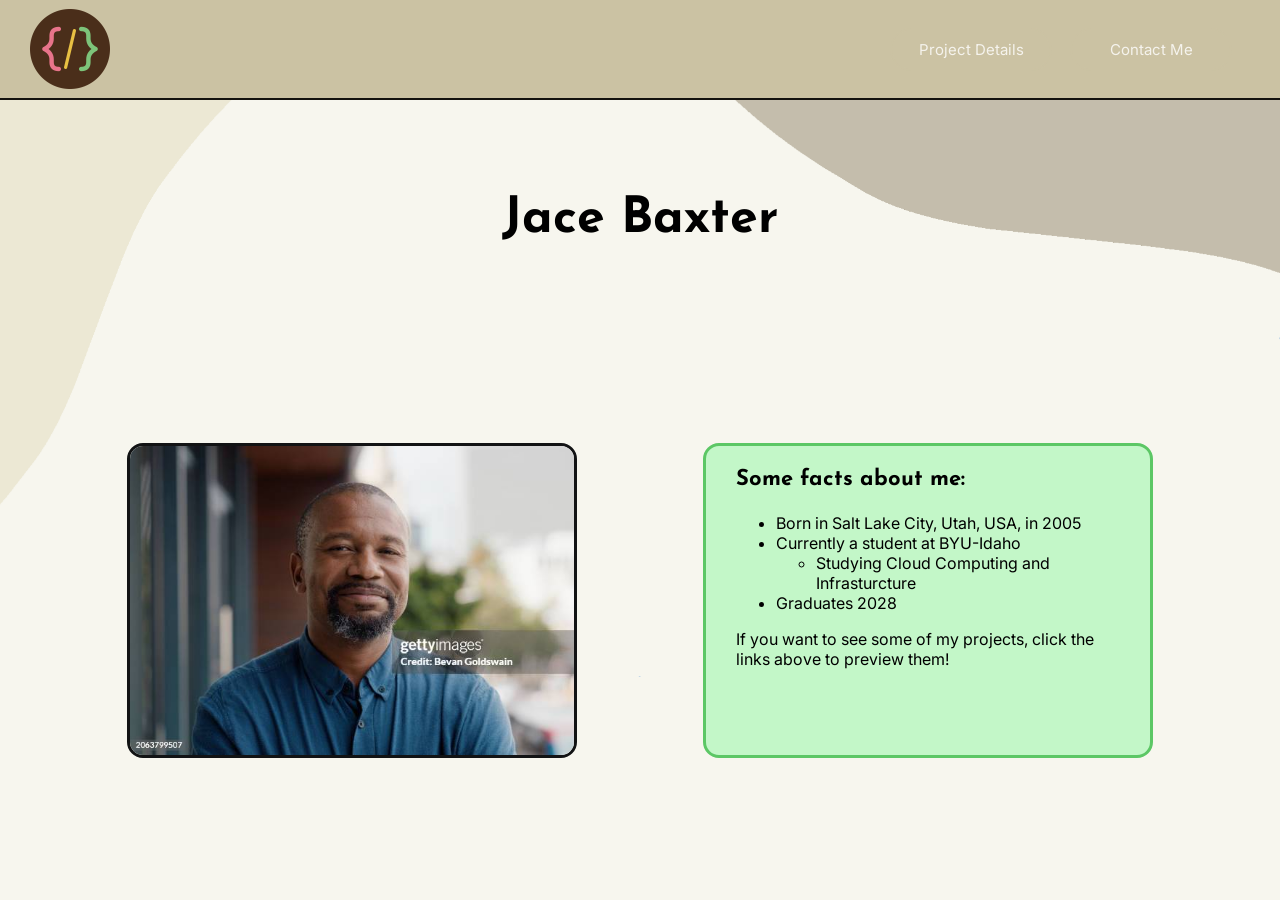
<file: index.html>
<!DOCTYPE html>
<html lang="en">
<head>
    <meta charset="UTF-8">
    <meta name="viewport" content="width=device-width, initial-scale=1.0">
    <title>The Title</title>
    <link rel="stylesheet" href="styles/style.css">
    <style>
        @import url('https://fonts.googleapis.com/css2?family=Inter:ital,opsz,wght@0,14..32,100..900;1,14..32,100..900&family=Josefin+Sans:ital,wght@0,100..700;1,100..700&display=swap');
        /* Title: Josefin Sans | Paragraph: Inter */
    </style>
</head>
<body>
    <nav>
        <a href="index.html" class="logo">
            <img id="logo-image" src="images/dev_icon_logo-cropped.png" alt="The website logo">
        </a>
        <!-- <a class="nav-button" id="prophet-portfolio" href="prophet-portfolio/oaks.html">Prophet Portfolio</a>
        <a class="nav-button" id="apostle-spotlight" href="apostle_spotlight/apostles.html">Apostle Spotlight</a>
        <a class="nav-button" id="favorite-devotionals" href="favorite_devo/favdevo.html">Favorite Devotionals</a>
        <a class="nav-button" id="button-4" href="#">Button 4</a> -->
        <a class="nav-button" id="projectDetails" href="in-class-exercises/ice.html">Project Details</a>
        <a class="nav-button" id="contact-button" href="#">Contact Me</a>
    </nav>
    <!-- <img id="background" src="images/background.png" alt="The background image"> -->
    <!-- The background image was allocated via CSS instead of HTML -->
    <h1 id="page-title">Jace Baxter</h1>
    <section id="main-content">
        <div id="jace-img-div" class="content-box">
            <img id="jace-portrait" src="images/filler-image.jpg" alt="A portrait of Jace Baxter, the owner of the web page">
            <!-- <p>(text to be removed later) This image is a filler. I will put my actual portrait here when I have a good picture to put here.</p> -->
        </div>
        <div id="about-div" class="content-box">
            <h3 id="about-title">Some facts about me:</h3>
            <ul>
                <li>Born in Salt Lake City, Utah, USA, in 2005</li>
                <li>Currently a student at BYU-Idaho</li>
                <ul>
                    <li>Studying Cloud Computing and Infrasturcture</li>
                </ul>
                <li>Graduates 2028</li>
            </ul>
            <p>If you want to see some of my projects, click the links above to preview them!</p>
        </div>
    </section>
</body>
</html>
</file>
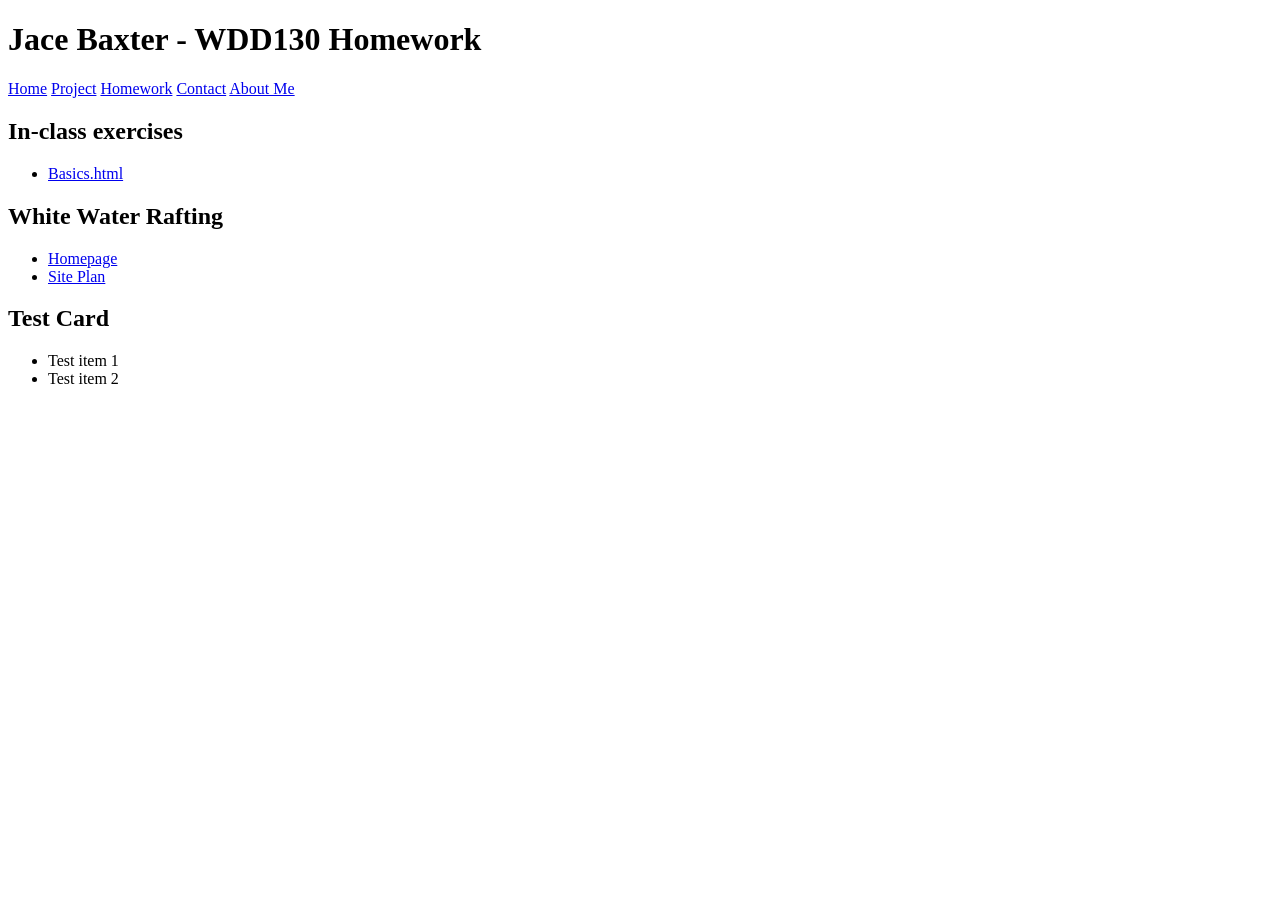
<file: extra-work/index.html>
<!DOCTYPE html>
<html lang="en">
<head>
    <meta charset="UTF-8">
    <meta name="viewport" content="width=device-width, initial-scale=1.0">
    <title>Homework Portal Page</title>
    <link type="text/css" rel="stylesheet" href="styles/test-homepage.css" />
    <style>
        @import url('https://fonts.googleapis.com/css2?family=Montserrat:ital,wght@0,100..900;1,100..900&family=Mulish:ital,wght@0,200..1000;1,200..1000&display=swap');
    </style>
</head>
<body>
    <header>
        <h1>Jace Baxter - WDD130 Homework</h1>
        <nav>
            <a href="#">Home</a>
            <a href="#">Project</a>
            <a href="#">Homework</a>
            <a href="#">Contact</a>
            <a href="#">About Me</a>
        </nav>
    </header>

    <div class="cardGrid">
        <div class="card">
            <h2 class="cardHeader">In-class exercises</h2>
            <ul class="paragraphFont">
                <li>
                    <a href="in-class-exercises/basics.html">Basics.html</a>
                </li>
            </ul>
        </div>
        <div class="card">
            <h2 class="cardHeader">White Water Rafting</h2>
            <ul class="paragraphFont">
                <!-- Homepage, Site plan -->
                <li>
                    <a href="white-water-rafting/index.html">Homepage</a>
                </li>
                <li>
                    <a href="white-water-rafting/site-plan-rafting.html">Site Plan</a>
                </li>
            </ul>
        </div>
        <!-- <h2>Personal Website</h2> -->
        <div class="card">
            <h2 class="cardHeader">Test Card</h2>
            <ul>
                <li>Test item 1</li>
                <li>Test item 2</li>
            </ul>
        </div>
    </div>
</body>
</html>
</file>
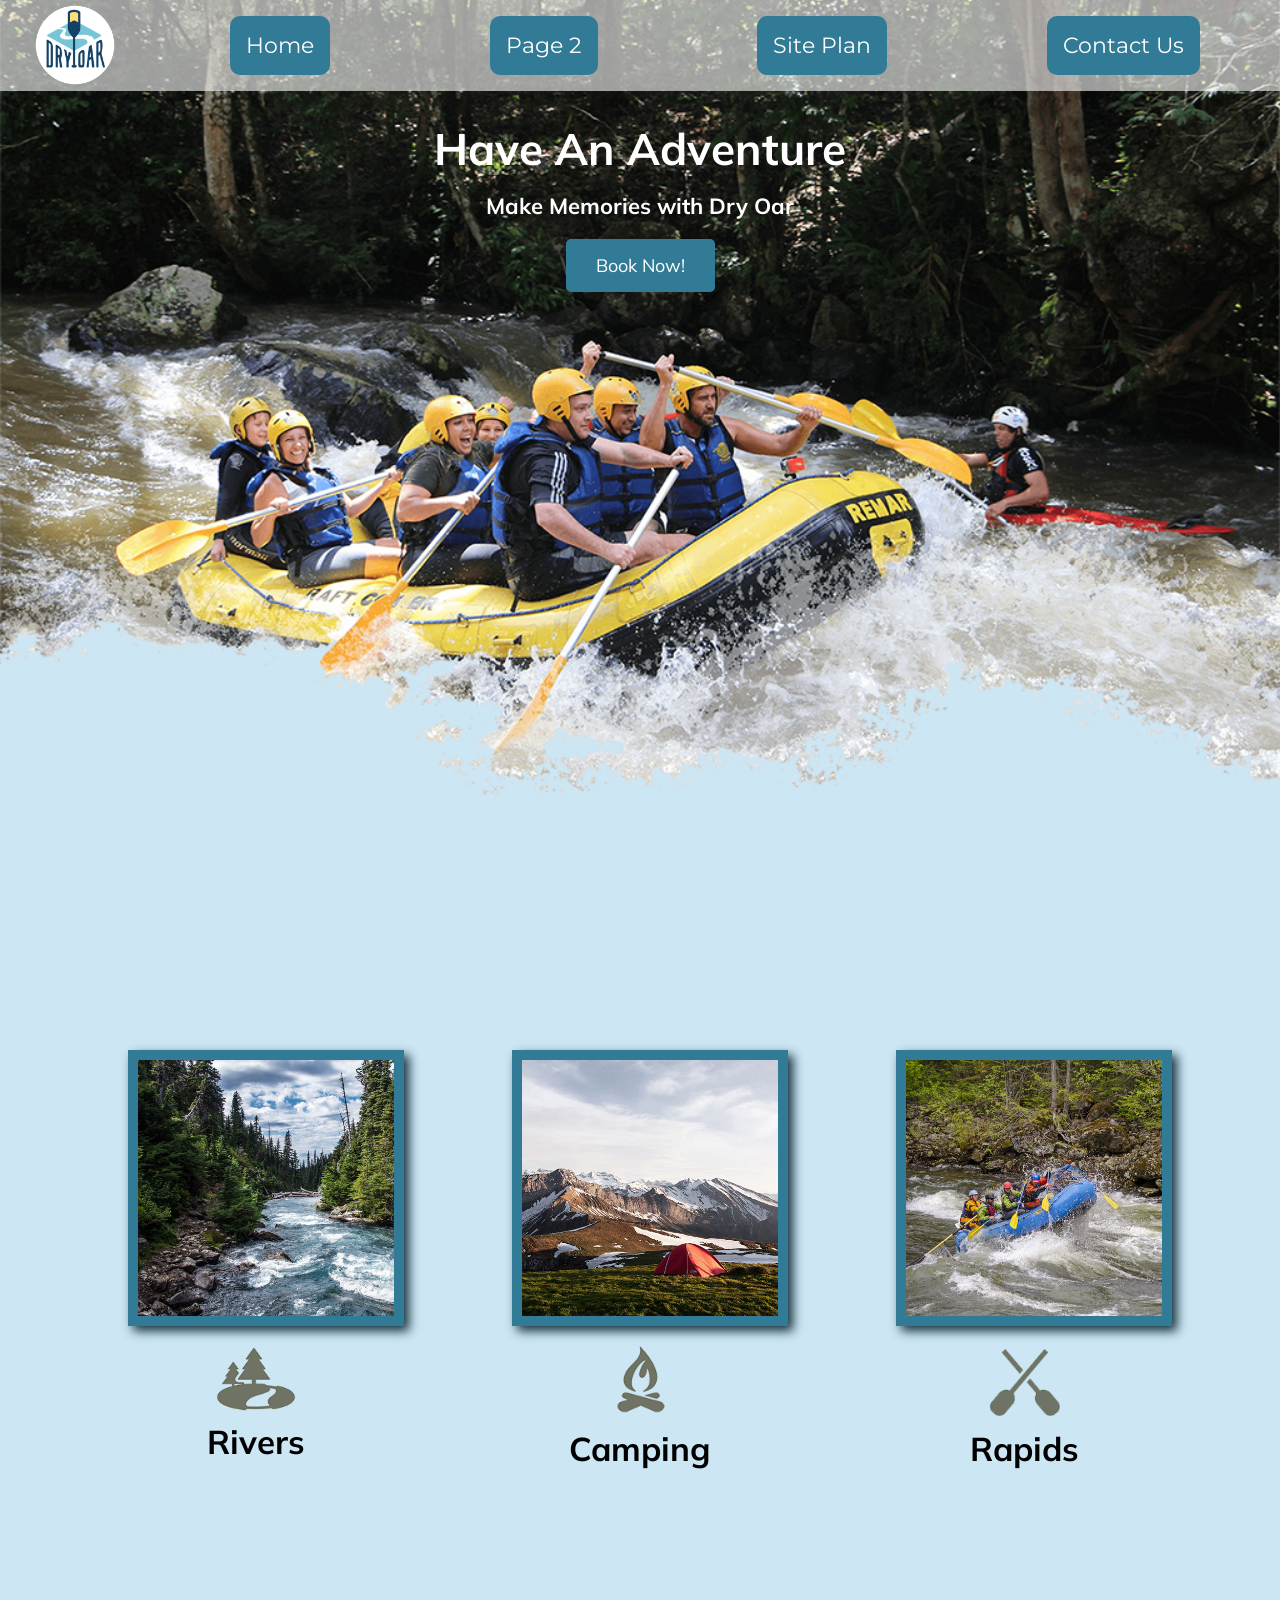
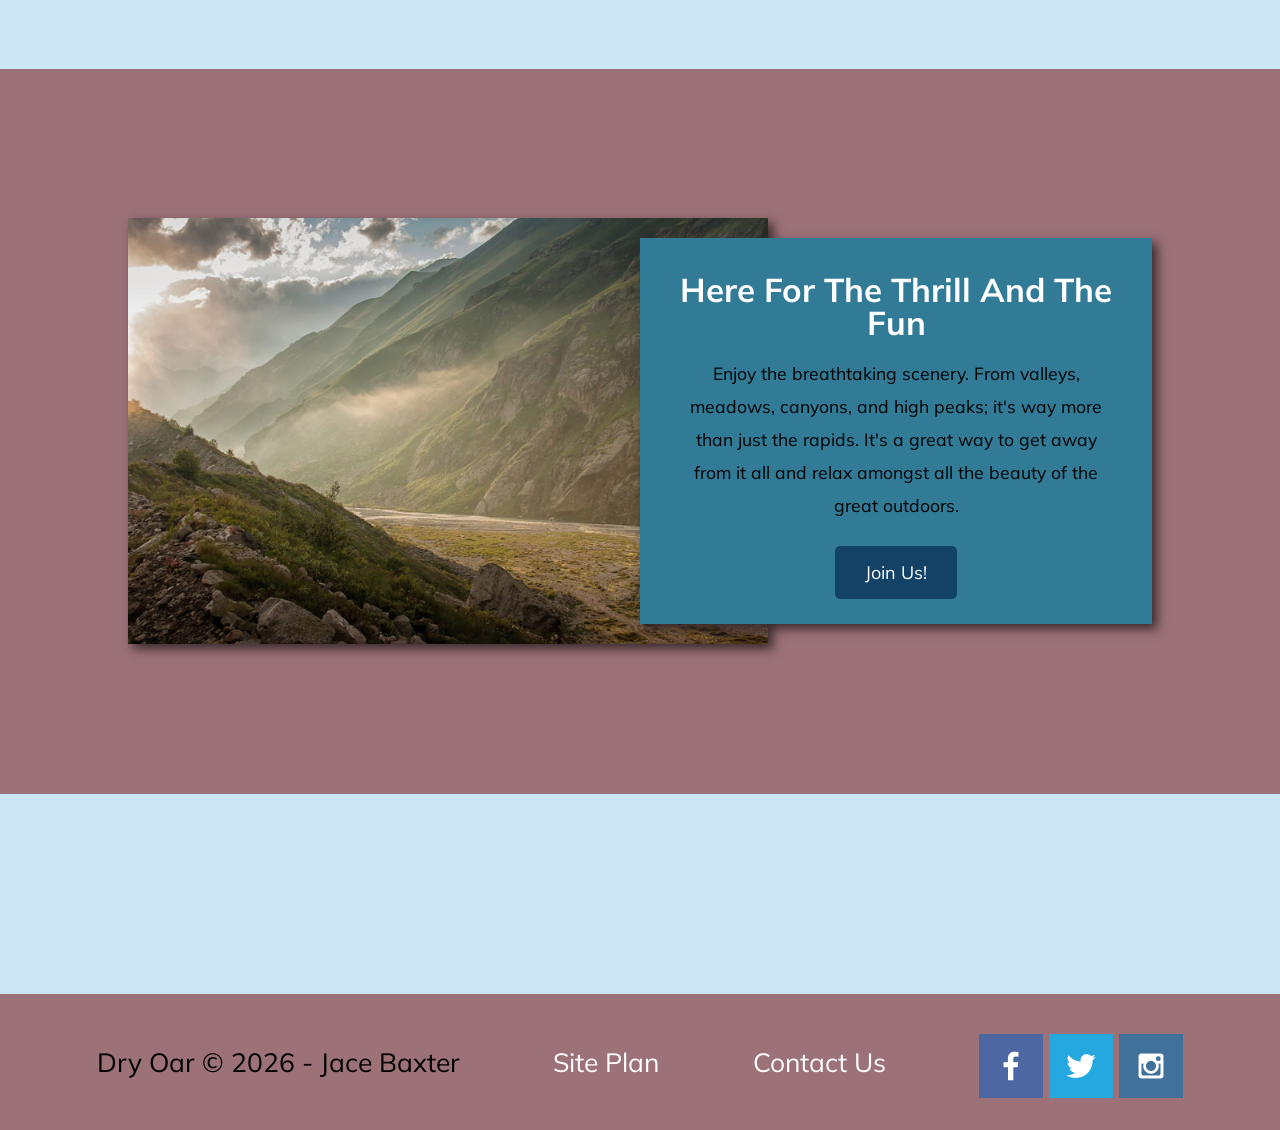
<file: white-water-rafting/index.html>
<!DOCTYPE html>
<html lang="en">
<head>
    <meta charset="UTF-8">
    <meta name="viewport" content="width=device-width, initial-scale=1.0">
    <title>Dry Oar Rafting</title>
    <link rel="stylesheet" href="styles/styles.css">
    <style>
        @import url('https://fonts.googleapis.com/css2?family=Montserrat:ital,wght@0,100..900;1,100..900&family=Mulish:ital,wght@0,200..1000;1,200..1000&display=swap');
    </style>
</head>
<body>
    <div id="content">
        <header>
            <a href="index.html" id="logo_link">
                <img class="logo" src="images/logo.png" alt="Dry Oar Logo">
            </a>
            <nav>
                <a href="index.html">Home</a>
                <a href="#">Page 2</a>
                <a href="site-plan-rafting.html">Site Plan</a>
                <a href="contactus.html">Contact Us</a>
            </nav>
        </header>
        <div id="hero">
            <div id="hero-box">
                <img id="hero-img" src="images/hero.png" alt="People enjoying white water rafting">
            </div>
            <section id="hero-msg">
                <h1 class="home-title">Have An Adventure</h1>
                <h4>Make Memories with Dry Oar</h4>
                <div class="button-box">
                    <a class="book" href="contactus.html">Book Now!</a>
                </div>
            </section>
        </div>
        <main class="home-grid">
            <section class="rivers-card">
                <img class="card-img" src="images/rivers.jpg" alt="river in forest">
                <img class="icon" src="images/river_icon.png" alt="river icon">
                <h2>Rivers</h2>
            </section>
            <section class="camping-card">
                <img class="card-img" src="images/camping.jpg" alt="tent in mountains">
                <img class="icon" src="images/fire_icon.png" alt="fire icon">
                <h2>Camping</h2>
            </section>
            <section class="rapids-card">
                <img class="card-img" src="images/rapids.jpg" alt="rafting boat">
                <img class="icon" src="images/oars.png" alt="oars icon">
                <h2>Rapids</h2>
            </section>
            <div id="background"></div> 
            <img class="mountains" src="images/mountains.jpg" alt="Misty mountains">
            <section class="msg">
                <h2>Here For The Thrill And The Fun</h2>
                <p>Enjoy the breathtaking scenery. From valleys, meadows, canyons, and high peaks; it's way more than just the rapids. It's a great way to get away from it all and relax amongst all the beauty of the great outdoors. </p>
                <a class="join" href="rivers.html">Join Us!</a>
            </section>
        </main>
        <footer>
            <p>Dry Oar &copy; 2026 - Jace Baxter</p>
            <p><a href="site-plan-rafting.html">Site Plan</a></p>
            <p><a href="contactus.html">Contact Us</a></p>
            <div class="social">
                <a href="https://facebook.com" target="_blank">
                    <img src="images/facebook.png" alt="fb icon">
                </a>
                <a href="https://twitter.com" target="_blank">
                    <img src="images/twitter.png" alt="twitter icon">
                </a>
                <a href="https://instagram.com" target="_blank">
                    <img src="images/instagram.png" alt="instagram icon">
                </a>
            </div>
        </footer>
    </div>
</body> 
</html>
</file>
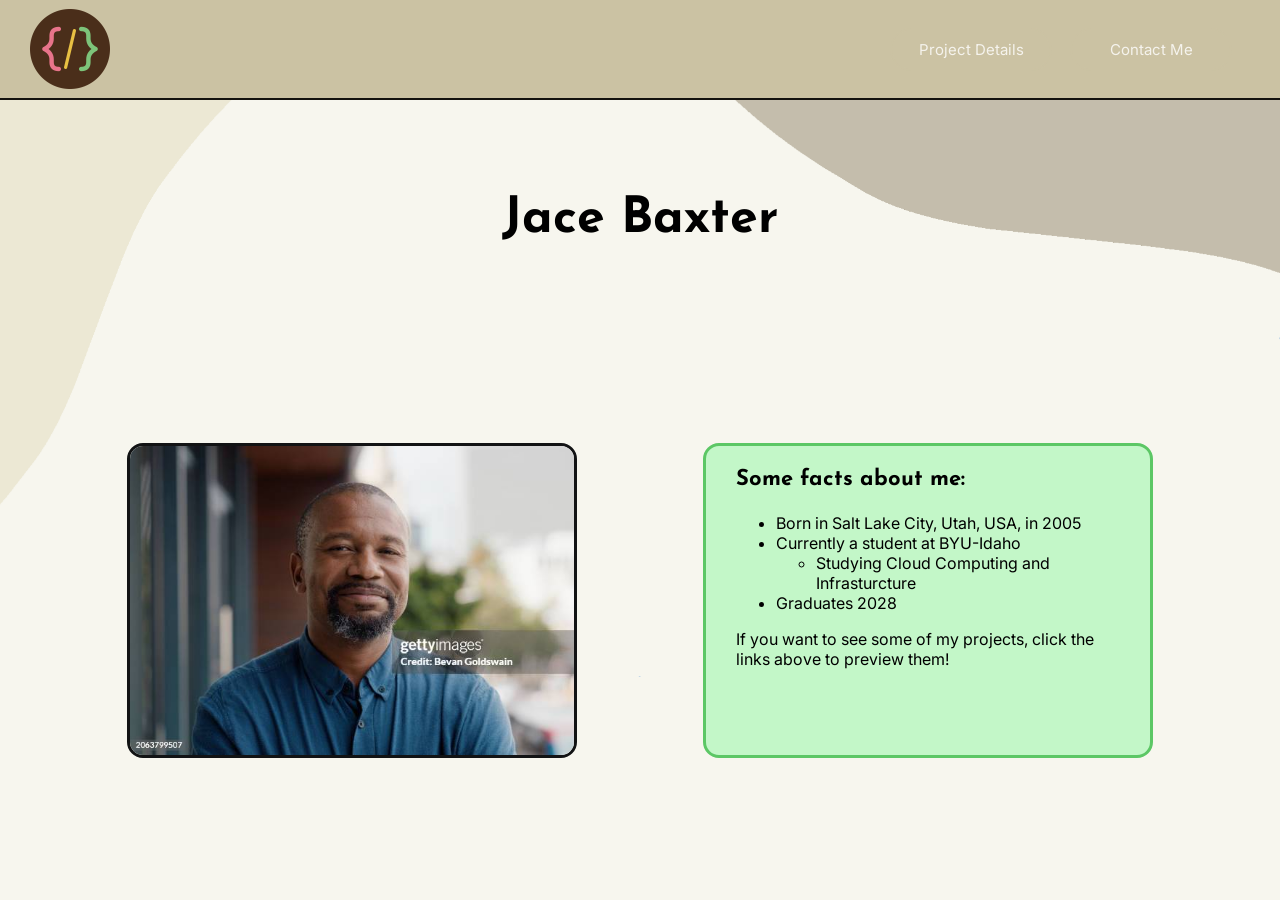
<file: homepage.html>
<!DOCTYPE html>
<html lang="en">
<head>
    <meta charset="UTF-8">
    <meta name="viewport" content="width=device-width, initial-scale=1.0">
    <title>The Title</title>
    <link rel="stylesheet" href="styles/homepage.css">
    <style>
        @import url('https://fonts.googleapis.com/css2?family=Inter:ital,opsz,wght@0,14..32,100..900;1,14..32,100..900&family=Josefin+Sans:ital,wght@0,100..700;1,100..700&display=swap');
        /* Title: Josefin Sans | Paragraph: Inter */
    </style>
</head>
<body>
    <nav>
        <a href="homepage.html" class="logo">
            <img id="logo-image" src="images/dev_icon_logo-cropped.png" alt="The website logo">
        </a>
        <!-- <a class="nav-button" id="prophet-portfolio" href="prophet-portfolio/oaks.html">Prophet Portfolio</a>
        <a class="nav-button" id="apostle-spotlight" href="apostle_spotlight/apostles.html">Apostle Spotlight</a>
        <a class="nav-button" id="favorite-devotionals" href="favorite_devo/favdevo.html">Favorite Devotionals</a>
        <a class="nav-button" id="button-4" href="#">Button 4</a> -->
        <a class="nav-button" id="projectDetails" href="in-class-exercises/ice.html">Project Details</a>
        <a class="nav-button" id="contact-button" href="#">Contact Me</a>
    </nav>
    <!-- <img id="background" src="images/background.png" alt="The background image"> -->
    <!-- The background image was allocated via CSS instead of HTML -->
    <h1 id="page-title">Jace Baxter</h1>
    <section id="main-content">
        <div id="jace-img-div" class="content-box">
            <img id="jace-portrait" src="images/filler-image.jpg" alt="A portrait of Jace Baxter, the owner of the web page">
            <!-- <p>(text to be removed later) This image is a filler. I will put my actual portrait here when I have a good picture to put here.</p> -->
        </div>
        <div id="about-div" class="content-box">
            <h3 id="about-title">Some facts about me:</h3>
            <ul>
                <li>Born in Salt Lake City, Utah, USA, in 2005</li>
                <li>Currently a student at BYU-Idaho</li>
                <ul>
                    <li>Studying Cloud Computing and Infrasturcture</li>
                </ul>
                <li>Graduates 2028</li>
            </ul>
            <p>If you want to see some of my projects, click the links above to preview them!</p>
        </div>
    </section>
</body>
</html>
</file>
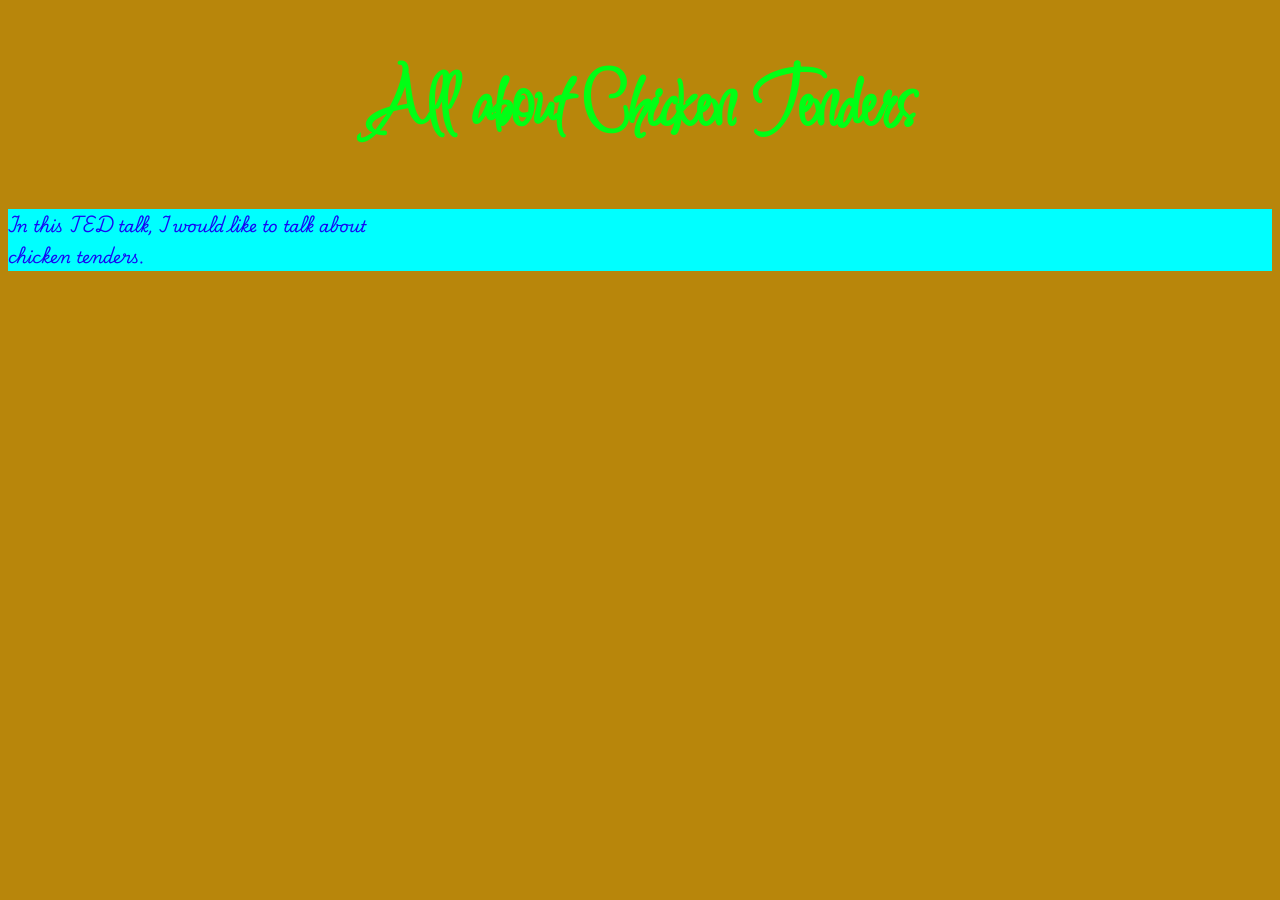
<file: in-class-exercises/basics.html>
<!DOCTYPE html>
<html>
    <head>
        <!-- Initial Setup -->
        <link rel="preconnect" href="https://fonts.googleapis.com">
        <link rel="preconnect" href="https://fonts.gstatic.com" crossorigin>
        <link href="https://fonts.googleapis.com/css2?family=Playwrite+IN:wght@100..400&display=swap" rel="stylesheet">
        
        <!-- DOES NOT show up on page, but appears on the browser tab -->
        <title>Chicken Tenders #1</title>
        <style>
            @import url('https://fonts.googleapis.com/css2?family=Inspiration&family=Playwrite+IN:wght@100..400&display=swap');
            /* Not inline, but not external */
            body {
                background-color: darkgoldenrod;
            }
            h1 {
                font-family:'Inspiration', cursive, sans-serif;
                color:rgb(0, 255, 21);
                text-align: center;
                font-size: 80px;
            }
            p {
                font-family: "Playwrite IN", cursive, monospace;
                background-color: aqua;
                color: rgb(22, 10, 243);
            }
        </style>
    </head>
    <body>
        <!-- DOES show up on page -->
         <h1>All about Chicken Tenders</h1>
         <p>
            In this TED talk, I would like to talk about
            <br> <!-- Newline -->
            chicken tenders.
         </p>
    </body>
</html>
</file>
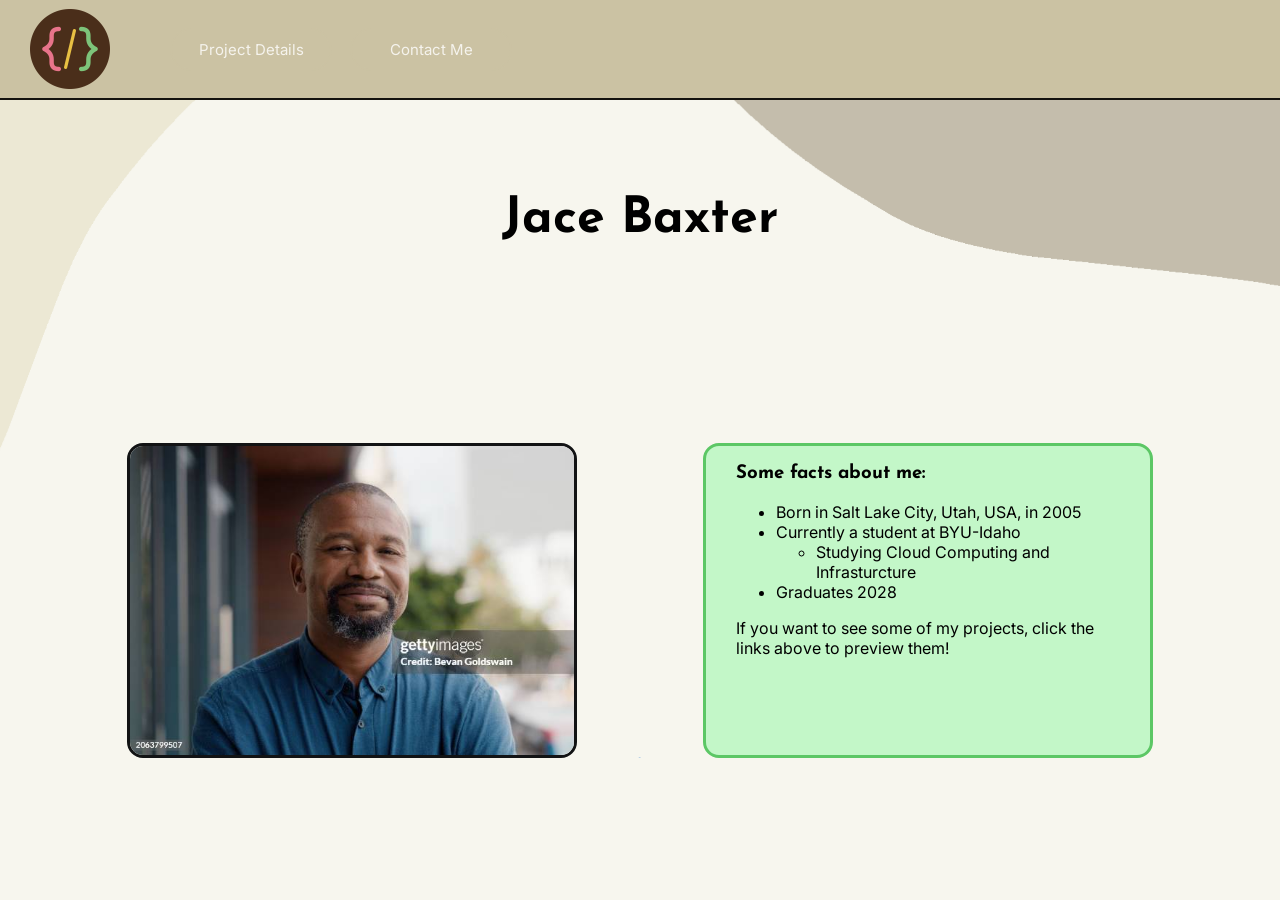
<file: in-class-exercises/homepage.html>
<!DOCTYPE html>
<html lang="en">
<head>
    <meta charset="UTF-8">
    <meta name="viewport" content="width=device-width, initial-scale=1.0">
    <title>The Title</title>
    <link rel="stylesheet" href="styles/homepage.css">
    <style>
        @import url('https://fonts.googleapis.com/css2?family=Inter:ital,opsz,wght@0,14..32,100..900;1,14..32,100..900&family=Josefin+Sans:ital,wght@0,100..700;1,100..700&display=swap');
        /* Title: Josefin Sans | Paragraph: Inter */
    </style>
</head>
<body>
    <nav>
        <a href="homepage.html" class="logo">
            <img id="logo-image" src="images/dev_icon_logo-cropped.png" alt="The website logo">
        </a>
        <!-- <a class="nav-button" id="prophet-portfolio" href="prophet-portfolio/oaks.html">Prophet Portfolio</a>
        <a class="nav-button" id="apostle-spotlight" href="apostle_spotlight/apostles.html">Apostle Spotlight</a>
        <a class="nav-button" id="favorite-devotionals" href="favorite_devo/favdevo.html">Favorite Devotionals</a>
        <a class="nav-button" id="button-4" href="#">Button 4</a> -->
        <a class="nav-button" id="projectDetails" href="ice.html">Project Details</a>
        <a class="nav-button" id="contact-button" href="#">Contact Me</a>
    </nav>
    <!-- <img id="background" src="images/background.png" alt="The background image"> -->
    <!-- The background image was allocated via CSS instead of HTML -->
    <h1 id="page-title">Jace Baxter</h1>
    <section id="main-content">
        <div id="jace-img-div" class="content-box">
            <img id="jace-portrait" src="images/filler-image.jpg" alt="A portrait of Jace Baxter, the owner of the web page">
            <!-- <p>(text to be removed later) This image is a filler. I will put my actual portrait here when I have a good picture to put here.</p> -->
        </div>
        <div id="about-div" class="content-box">
            <h3 id="about-title">Some facts about me:</h3>
            <ul>
                <li>Born in Salt Lake City, Utah, USA, in 2005</li>
                <li>Currently a student at BYU-Idaho</li>
                <ul>
                    <li>Studying Cloud Computing and Infrasturcture</li>
                </ul>
                <li>Graduates 2028</li>
            </ul>
            <p>If you want to see some of my projects, click the links above to preview them!</p>
        </div>
    </section>
</body>
</html>
</file>
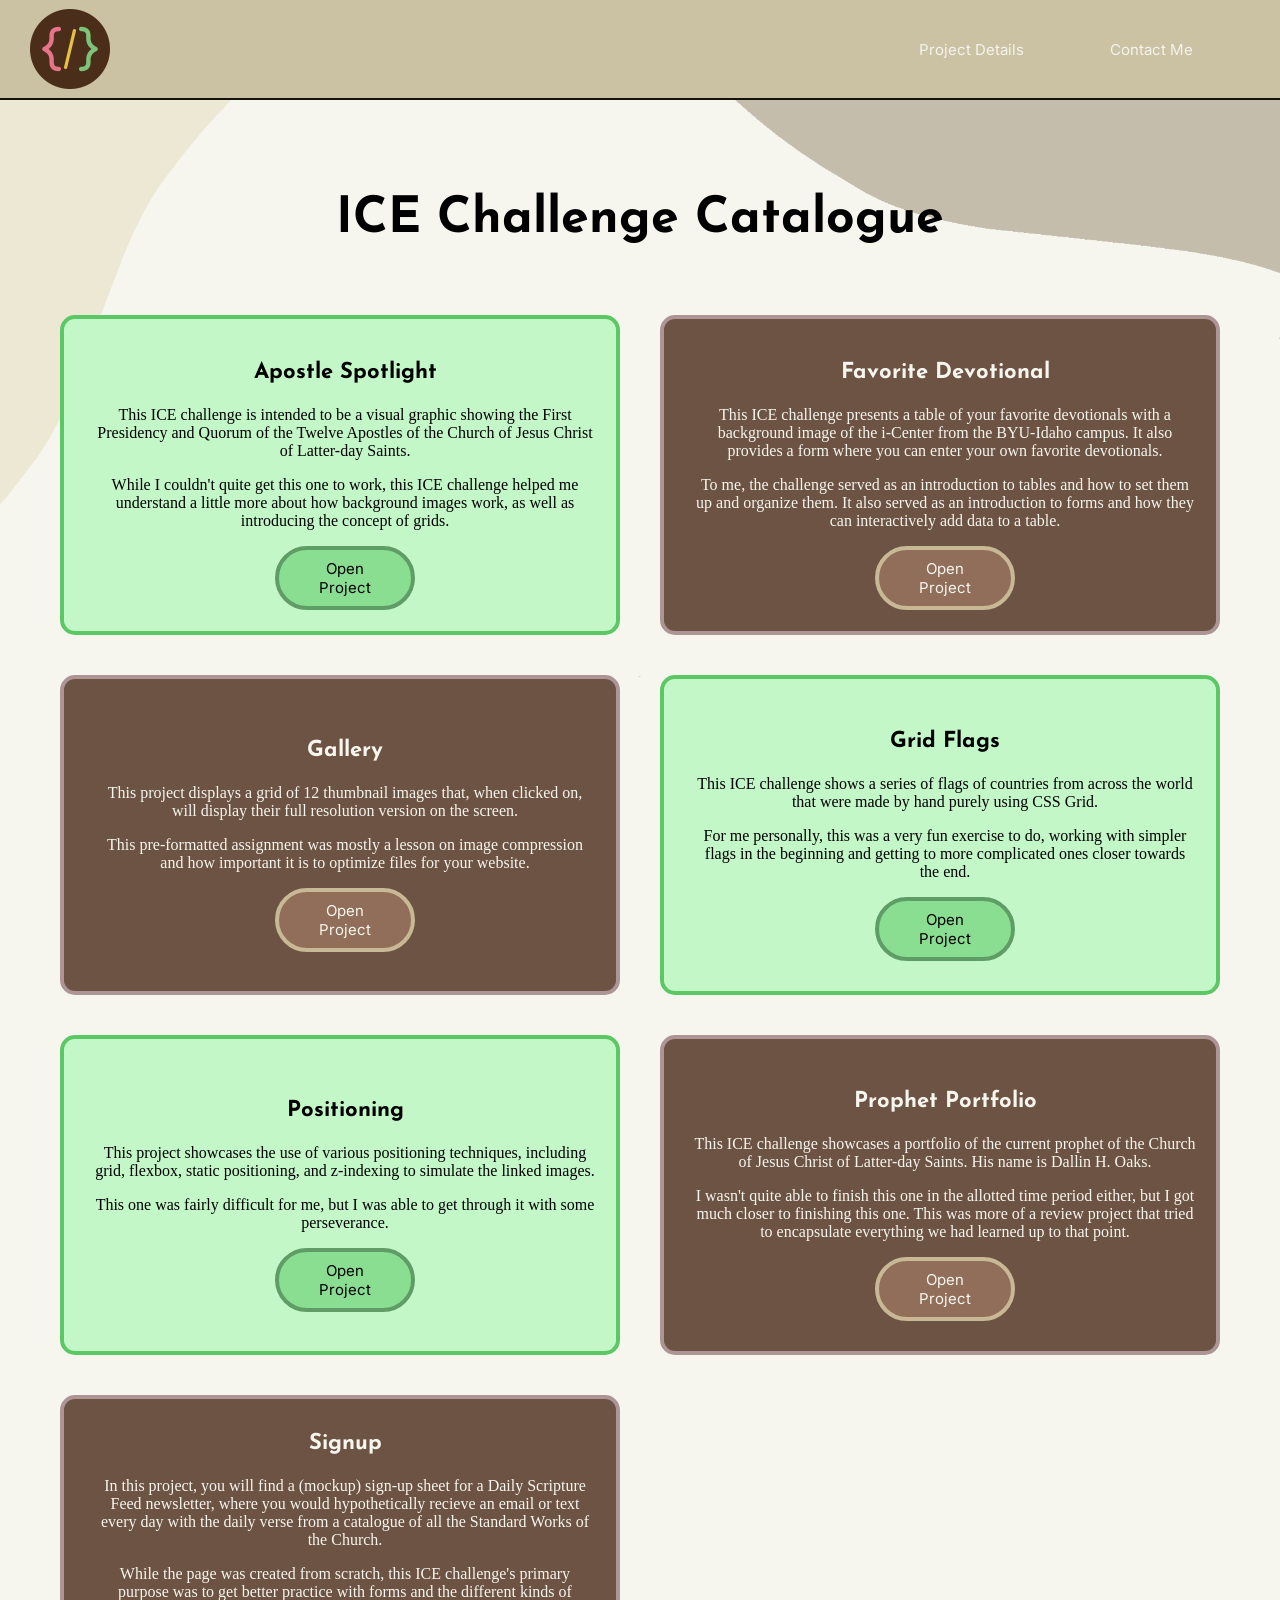
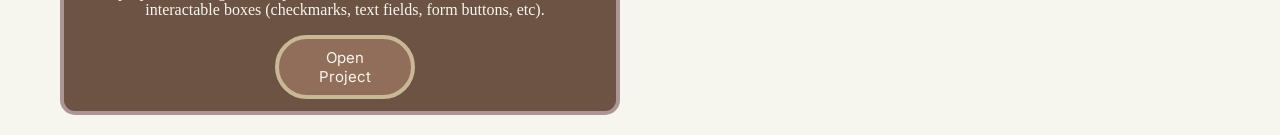
<file: in-class-exercises/ice.html>
<!DOCTYPE html>
<html lang="en">
<head>
    <meta charset="UTF-8">
    <meta name="viewport" content="width=device-width, initial-scale=1.0">
    <title>The Title</title>
    <link rel="stylesheet" href="styles/ice.css">
    <style>
        @import url('https://fonts.googleapis.com/css2?family=Inter:ital,opsz,wght@0,14..32,100..900;1,14..32,100..900&family=Josefin+Sans:ital,wght@0,100..700;1,100..700&display=swap');
        /* Title: Josefin Sans | Paragraph: Inter */
    </style>
</head>
<body>
    <nav>
        <a href="../index.html" class="logo">
            <img id="logo-image" src="images/dev_icon_logo-cropped.png" alt="The website logo">
        </a>
        <a class="nav-button" id="projectDetails" href="ice.html">Project Details</a>
        <a class="nav-button" id="contact-button" href="#">Contact Me</a>
    </nav>

    <h1>ICE Challenge Catalogue</h1>
    <section id="main-content">
        <div id="iceGrid">
            <div class="iceCard greenCard">
                <h3>Apostle Spotlight</h3>
                <p>
                    This ICE challenge is intended to be a visual graphic showing the First Presidency and Quorum of the Twelve Apostles
                    of the Church of Jesus Christ of Latter-day Saints.
                </p>
                <p>
                    While I couldn't quite get this one to work, this ICE challenge helped me understand a little more about how background images work, 
                    as well as introducing the concept of grids.
                </p>
                <a class="iceButton greenButton" href="apostle_spotlight/apostles.html" target="_blank">Open Project</a>
            </div>
            <div class="iceCard brownCard">
                <h3>Favorite Devotional</h3>
                <p>
                    This ICE challenge presents a table of your favorite devotionals with a background image of the i-Center from the BYU-Idaho campus. 
                    It also provides a form where you can enter your own favorite devotionals.
                </p>
                <p>
                    To me, the challenge served as an introduction to tables and how to set them up and organize them. It also served as an introduction to 
                    forms and how they can interactively add data to a table.
                </p>
                <a class="iceButton brownButton" href="favorite_devo/favdevo.html" target="_blank">Open Project</a>
            </div>
            <div class="iceCard brownCard">
                <h3>Gallery</h3>
                <p>
                    This project displays a grid of 12 thumbnail images that, when clicked on, will display their full resolution version on the screen.
                </p>
                <p>
                    This pre-formatted assignment was mostly a lesson on image compression and how important it is to optimize files for your website. 
                </p>
                <a class="iceButton brownButton" href="gallery/gallery.html" target="_blank">Open Project</a>
            </div>
            <div class="iceCard greenCard">
                <h3>Grid Flags</h3>
                <p>
                    This ICE challenge shows a series of flags of countries from across the world that were made by hand purely using CSS Grid.
                </p>
                <p>
                    For me personally, this was a very fun exercise to do, working with simpler flags in the beginning and getting to more complicated ones closer towards the end.
                </p>
                <a class="iceButton greenButton" href="grid_flags/flags.html" target="_blank">Open Project</a>
            </div>
            <div class="iceCard greenCard">
                <h3>Positioning</h3>
                <p>
                    This project showcases the use of various positioning techniques, including grid, flexbox, static positioning, and z-indexing to 
                    simulate the linked images.
                </p>
                <p>
                    This one was fairly difficult for me, but I was able to get through it with some perseverance.
                </p>
                <a class="iceButton greenButton" href="positioning/positioning.html" target="_blank">Open Project</a>
            </div>
            <div class="iceCard brownCard">
                <h3>Prophet Portfolio</h3>
                <p>
                    This ICE challenge showcases a portfolio of the current prophet of the Church of Jesus Christ of Latter-day Saints. His name is Dallin H. Oaks. 
                </p>
                <p>
                    I wasn't quite able to finish this one in the allotted time period either, but I got much closer to finishing this one. This was more of a review project
                    that tried to encapsulate everything we had learned up to that point.
                </p>
                <a class="iceButton brownButton" href="prophet-portfolio/oaks.html" target="_blank">Open Project</a>
            </div>
            <div class="iceCard brownCard">
                <h3>Signup</h3>
                <p>
                    In this project, you will find a (mockup) sign-up sheet for a Daily Scripture Feed newsletter, where you would hypothetically recieve an email or text every 
                    day with the daily verse from a catalogue of all the Standard Works of the Church.
                </p>
                <p>
                    While the page was created from scratch, this ICE challenge's primary purpose was to get better practice with forms and the different
                    kinds of interactable boxes (checkmarks, text fields, form buttons, etc).
                </p>
                <a class="iceButton brownButton" href="signup/signup.html" target="_blank">Open Project</a>
            </div>
            <!-- <div class="iceCard greenCard">
                <h3>Filler</h3>
                <p>text</p>
                <a class="iceButton greenButton" href="#" target="_blank">No project yet</a> -->
            </div>
        </div>
    </section>
</body>
</html>
</file>
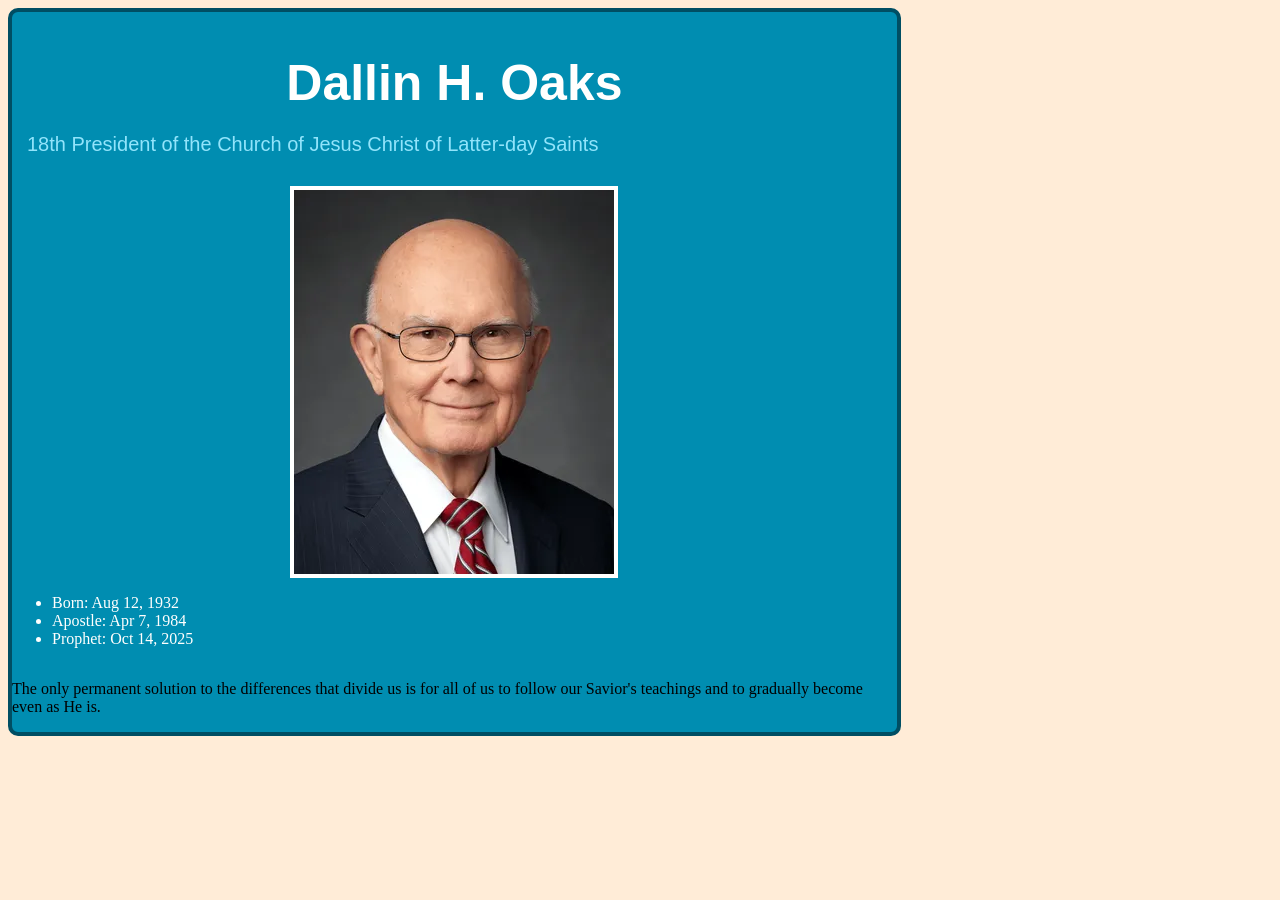
<file: prophet-portfolio/oaks.html>
<!DOCTYPE html>
<html lang="en">
<head>
    <meta charset="UTF-8">
    <meta name="viewport" content="width=device-width, initial-scale=1.0">
    <title>Dallin H. Oaks</title>
    <link type="text/css" rel="stylesheet" href="styles/oaks.css" />
</head>
<body>
    <!-- Insert HTML elements here -->
     <section id="about-card">
        <div id="card-content">
            <h1 id="name">Dallin H. Oaks</h1>
            <a id="title" href="churchofjesuschrist.org">18th President of the Church of Jesus Christ of Latter-day Saints</a>
            <div id="img-list-group">
                <img id="prophet-image" src="images/oaks.webp" alt="A picture of Dallin H. Oaks">
                <ul id="dates">
                    <li>Born: Aug 12, 1932</li>
                    <li>Apostle: Apr 7, 1984</li>
                    <li>Prophet: Oct 14, 2025</li>
                </ul>
            </div>
            <p id="quote">
                The only permanent solution to the differences that divide us is for all of us to follow our Savior's teachings and to gradually become even as He is.
            </p>
        </div>
     </section>
</body>
</html>
</file>
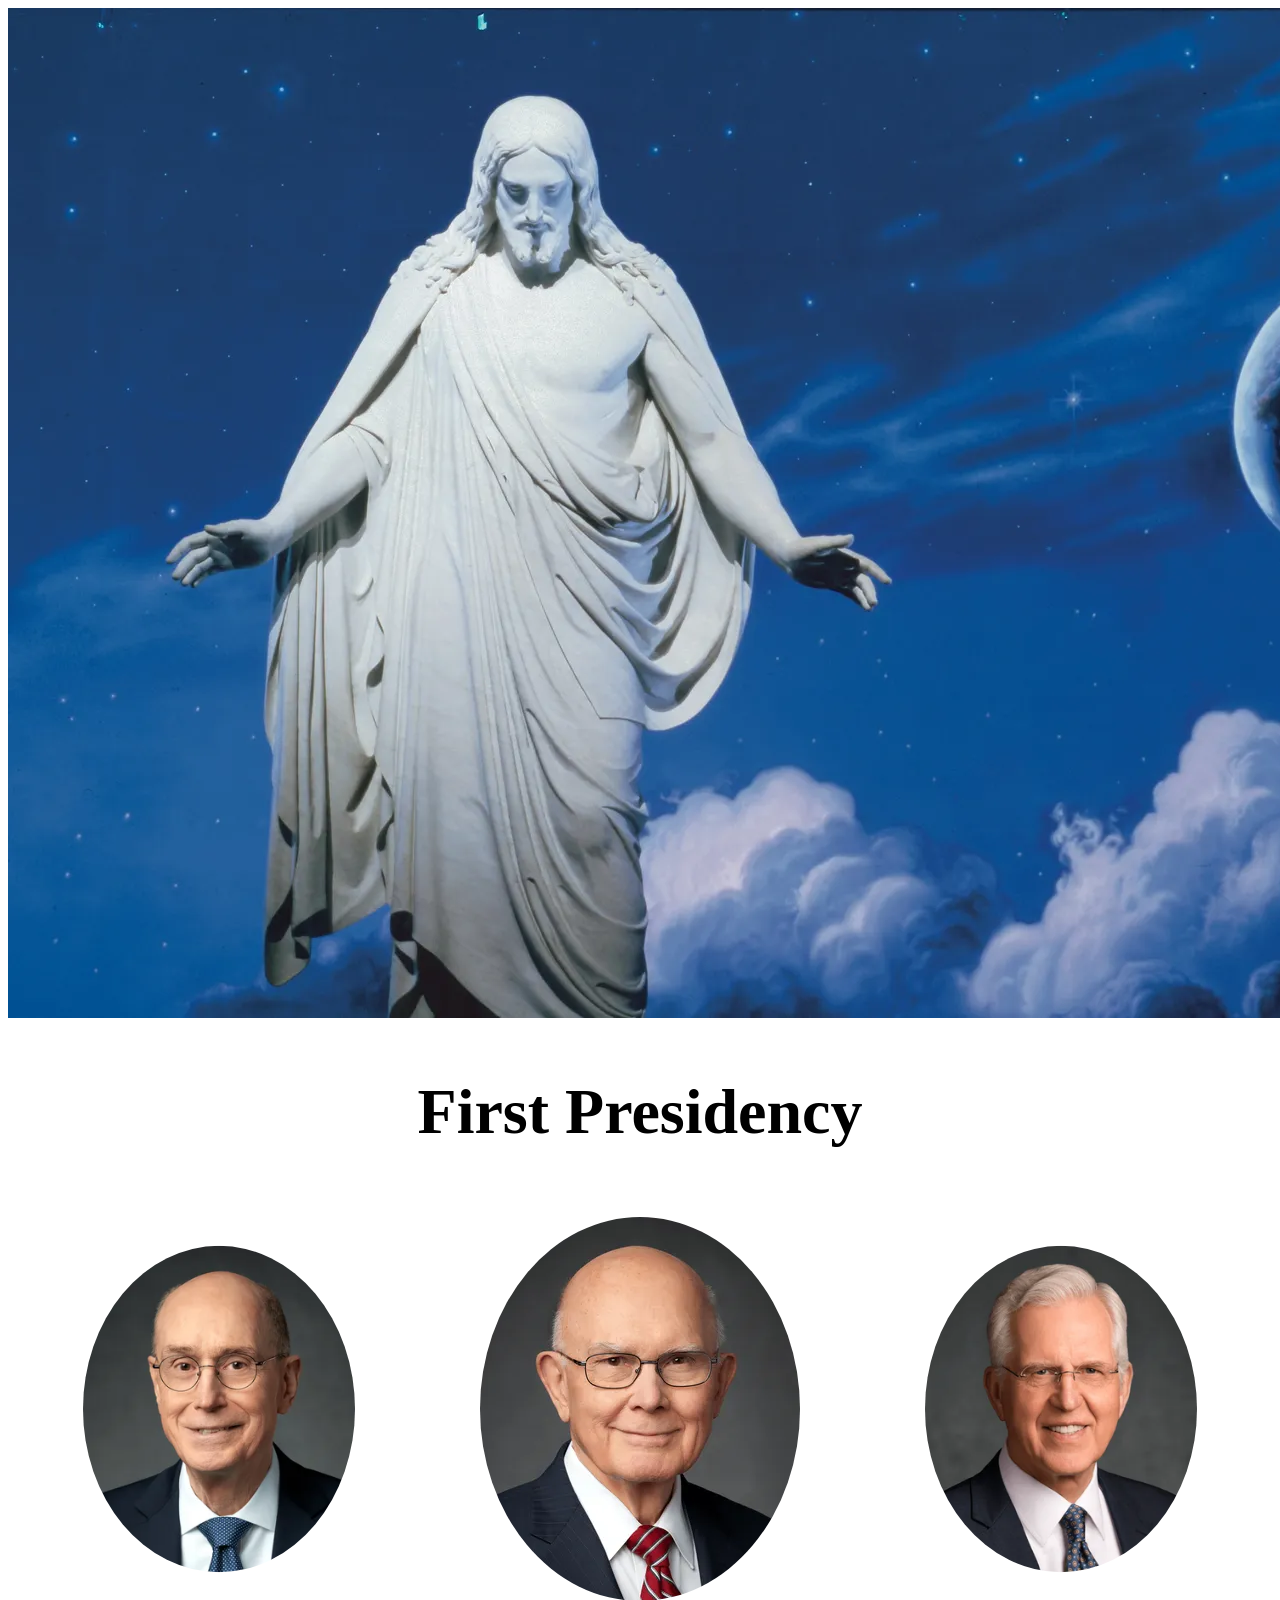
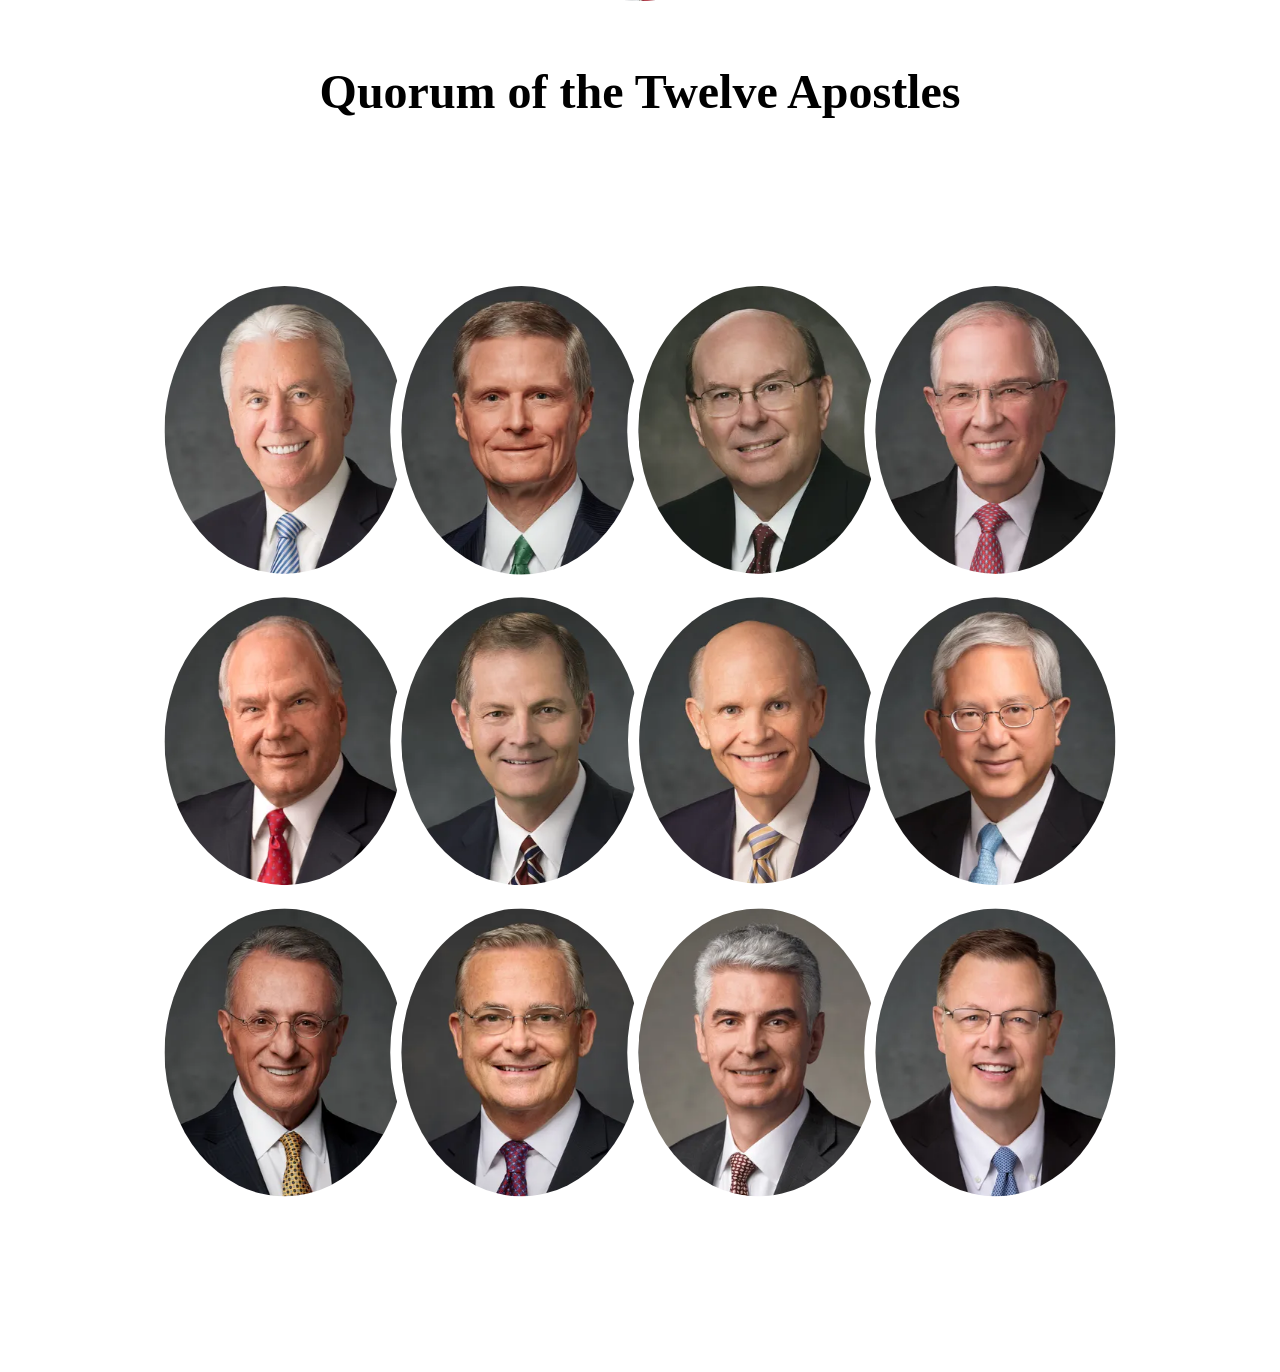
<file: in-class-exercises/apostle_spotlight/apostles.html>
<!DOCTYPE html>
<html lang="en">
<head>
    <meta charset="UTF-8">
    <meta name="viewport" content="width=device-width, initial-scale=1.0">
    <title>Apostles Spotlights</title>
    <link type="text/css" rel="stylesheet" href="styles/style.css"/>
</head>
<body>
    <section id="main-graphic">
        <img id="background-img" src="images/christus.webp" alt="A background picture of the Christus statue"/>
        <div id="first-presidency">
            <h1 class="headers">First Presidency</h1>
            <div id="first-presidency-photos">
                <img class="apostle-photo" id="eyring" src="images/eyring.webp" alt="A picture of President Eyring"/>
                <img class="apostle-photo" id="oaks" src="images/oaks.webp" alt="A picture of Dallin H. Oaks"/>
                <img class="apostle-photo" id="christofferson" src="images/christofferson.webp" alt="A picture of President Christofferson"/>
            </div>
        </div>
        <div id="apostles">
            <h3 class="headers">Quorum of the Twelve Apostles</h3>
            <div id="apostles-photos">
                <img class="apostle-photo" id="uchtdorf" src="images/uchtdorf.webp" alt="A picture of Elder Uchtdorf"/>
                <img class="apostle-photo" id="bednar" src="images/bednar.webp" alt="A picture of Elder Bednar"/>
                <img class="apostle-photo" id="cook" src="images/cook.webp" alt="A picture of Elder Cook"/>
                <img class="apostle-photo" id="andersen" src="images/andersen.webp" alt="A picture of Elder Andersen"/>
                <img class="apostle-photo" id="rasband" src="images/rasband.webp" alt="A picture of Elder Rasband"/>
                <img class="apostle-photo" id="stevenson" src="images/stevenson.webp" alt="A picture of Elder Stevenson"/>
                <img class="apostle-photo" id="renlund" src="images/renlund.webp" alt="A picture of Elder Renlund"/>
                <img class="apostle-photo" id="gong" src="images/gong.webp" alt="A picture of Elder Gong"/>
                <img class="apostle-photo" id="soares" src="images/soares.webp" alt="A picture of Elder Soares"/>
                <img class="apostle-photo" id="kearon" src="images/kearon.webp" alt="A picture of Elder Kearon"/>
                <img class="apostle-photo" id="causse" src="images/causse.webp" alt="A picture of Elder Causee"/>
                <img class="apostle-photo" id="gilbert" src="images/gilbert.webp" alt="A picture of Elder Gilbert"/>
            </div>
        </div>
</section>
</body>
</html>
</file>
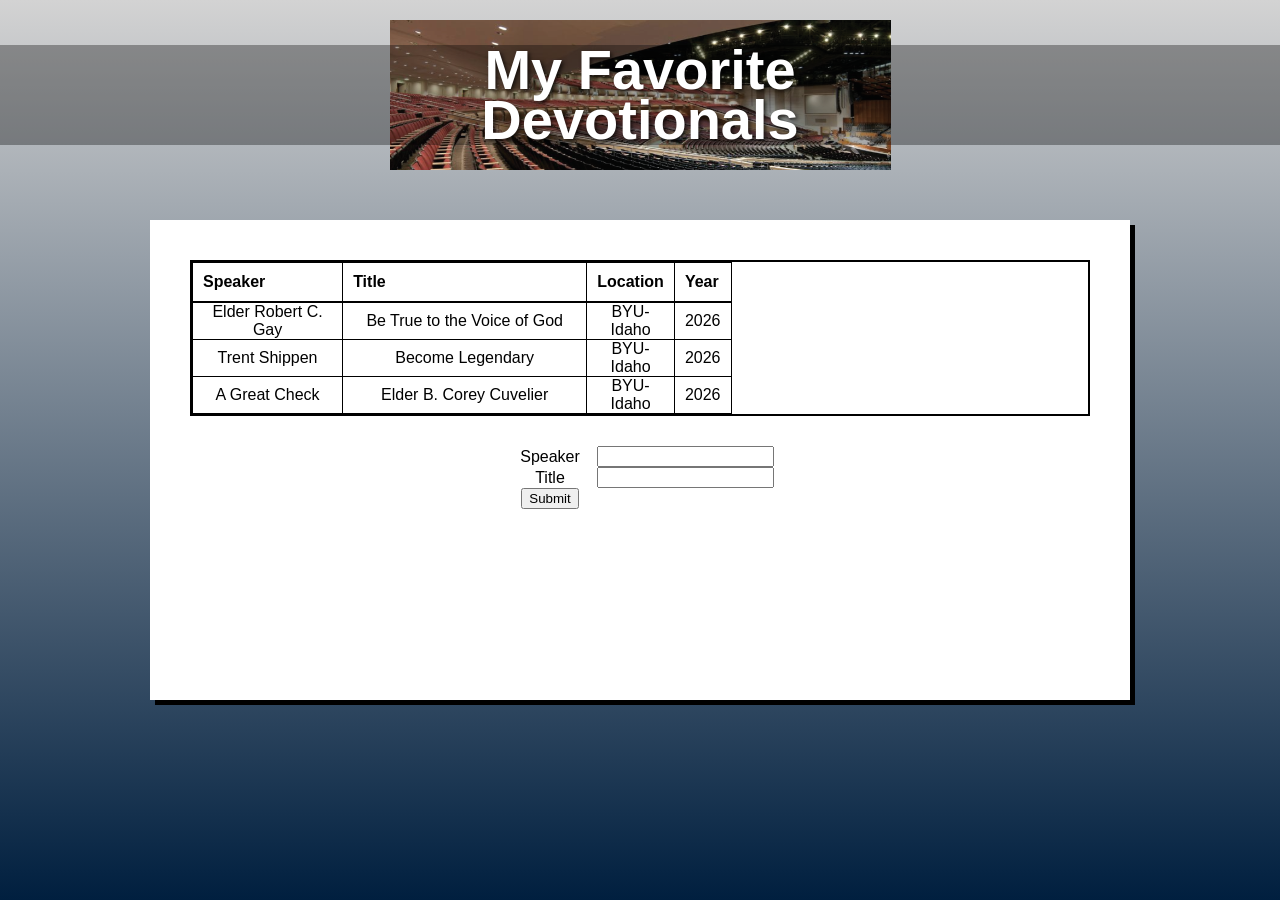
<file: in-class-exercises/favorite_devo/favdevo.html>
<!DOCTYPE html>
<html lang="en">
<head>
  <meta charset="UTF-8" />
  <meta name="viewport" content="width=device-width, initial-scale=1.0"/>
  <title>My Favorite Devotionals</title>
  <link rel="stylesheet" href="styles/styles.css" />
</head>
<body>
  <div class="container">
    <header class="header">
      <div class="header-image">
        <h1>My Favorite<br>Devotionals</h1>
      </div>
    </header>
    <main>
      <div class="content-box">
        <table id="content-table">
          <tr>
            <th>Speaker</th>
            <th>Title</th>
            <th>Location</th>
            <th>Year</th>
          </tr>
          <tr>
            <td>Elder Robert C. Gay</td>
            <td>Be True to the Voice of God</td>
            <td>BYU-Idaho</td>
            <td>2026</td>
          </tr>
          <tr>
            <td>Trent Shippen</td>
            <td>Become Legendary</td>
            <td>BYU-Idaho</td>
            <td>2026</td>
          </tr>
          <tr>
            <td>A Great Check</td>
            <td>Elder B. Corey Cuvelier</td>
            <td>BYU-Idaho</td>
            <td>2026</td>
          </tr>
        </table>
        <form id="content-form">
          <label for="speaker">Speaker</label>
          <input id="speaker" type="text">
          <label for="title">Title</label>
          <input id="title" type="text">
          <input type="submit">
        </form>
      </div>
    </main>
  </div>
</body>
</html>
</file>
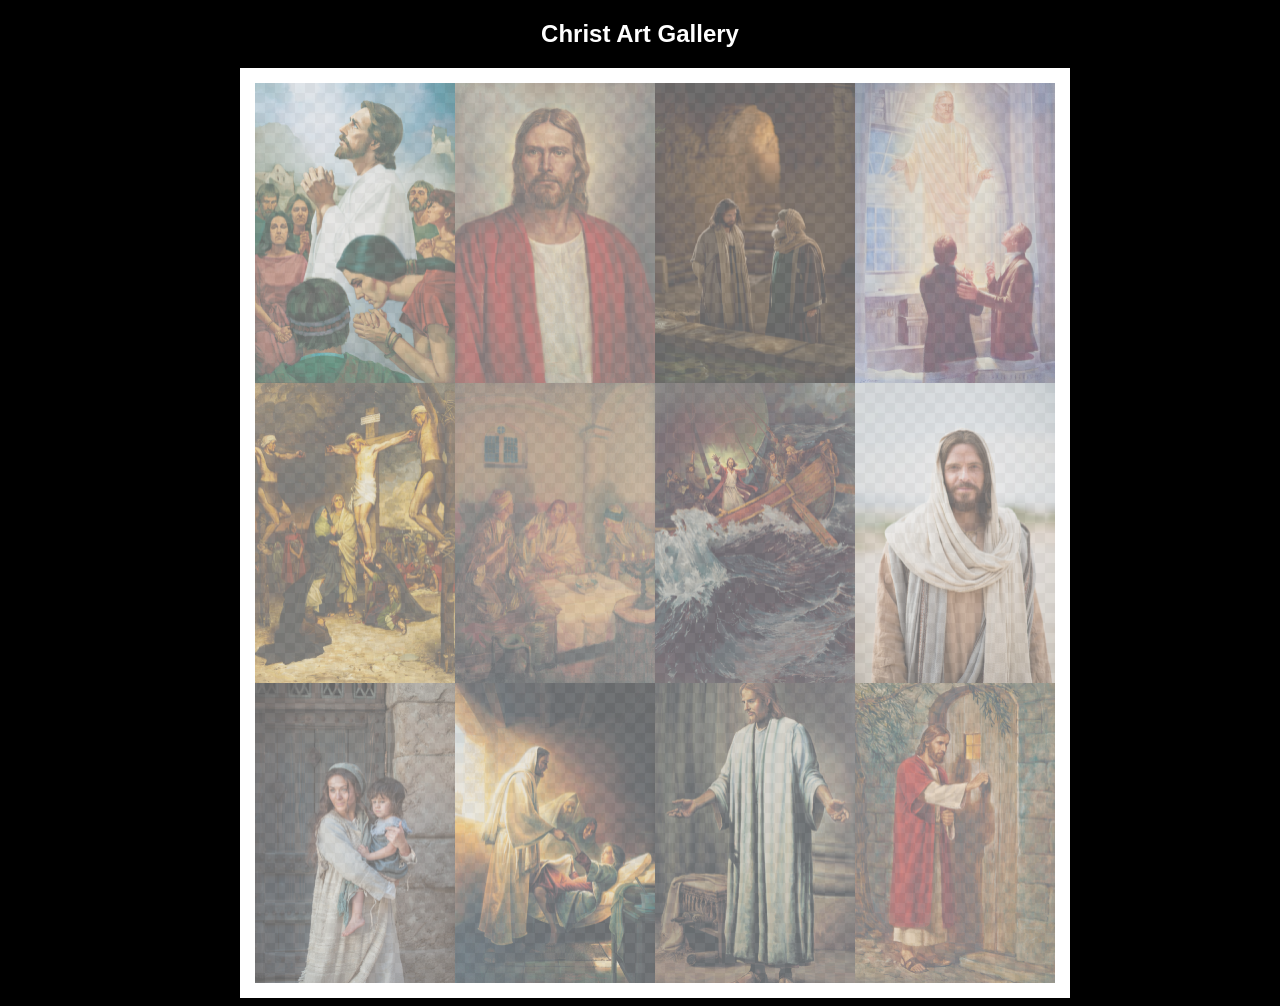
<file: in-class-exercises/gallery/gallery.html>
<!DOCTYPE html>
<html lang="en">
<head>
    <meta charset="UTF-8">
    <meta name="viewport" content="width=device-width, initial-scale=1.0">
    <title>Images of Christ</title>
    <style>
        body {
            background: black;
        }
        #wrapper{
            width: 800px;
            margin: 0 auto;
        }
        nav {
            color: white;
            text-align: center;
            font-family: Haettenschweiler, 'Arial Narrow Bold', sans-serif;
        }
        #gallery{
            display: grid;
            grid-template-columns: 200px 200px 200px 200px;
            border: 15px solid rgb(255, 255, 255);
            width: 100%;
            background-color: #ddd;
            background-image:
                linear-gradient(45deg, #ccc 26%, transparent 26%), 
                linear-gradient(135deg, #ccc 26%, transparent 26%),
                linear-gradient(45deg, transparent 75%, #ccc 75%),
                linear-gradient(135deg, transparent 75%, #ccc 75%);
            background-size: 20px 20px; /* Must be a square */
            background-position: 0 0, 10px 0, 10px -10px, 0px 10px; 
            
        }
        #gallery a {
            cursor: url('images/christus.png'), pointer;
        }
        #gallery img {
            width: 200px;
            height: 300px;
            opacity:50%;
            display:block;
        }
        #gallery img:hover{
            opacity: 100%;
        }
    </style>
</head>
<body>
    <div id="wrapper">
        <nav>
            <h1>Christ Art Gallery</h1>
        </nav>
        <main>
            <div id="gallery">
                <a href="images/big/img1 (Custom).png"><img src="images/small/img1-thumbnail.png" alt="huge file size" ></a>
                <a href="images/big/img2 (Custom).png"><img src="images/small/img2-thumbnail.png" alt="huge file size" ></a>
                <a href="images/big/img3 (Custom).png"><img src="images/small/img3-thumbnail.png" alt="huge file size" ></a>
                <a href="images/big/img4 (Custom).png"><img src="images/small/img4-thumbnail.png" alt="huge file size" ></a>
                <a href="images/big/img5 (Custom).png"><img src="images/small/img5-thumbnail.png" alt="huge file size" ></a>
                <a href="images/big/img6 (Custom).png"><img src="images/small/img6-thumbnail.png" alt="huge file size" ></a>
                <a href="images/big/img7 (Custom).png"><img src="images/small/img7-thumbnail.png" alt="huge file size" ></a>
                <a href="images/big/img8 (Custom).png"><img src="images/small/img8-thumbnail.png" alt="huge file size" ></a>
                <a href="images/big/img9 (Custom).png"><img src="images/small/img9-thumbnail.png" alt="huge file size" ></a>
                <a href="images/big/img10 (Custom).png"><img src="images/small/img10-thumbnail.png" alt="huge file size" ></a>
                <a href="images/big/img11 (Custom).png"><img src="images/small/img11-thumbnail.png" alt="huge file size" ></a>
                <a href="images/big/img12 (Custom).png"><img src="images/small/img12-thumbnail.png" alt="huge file size" ></a>
            </div>
        </main>
    </div>
</body>
</html>
</file>
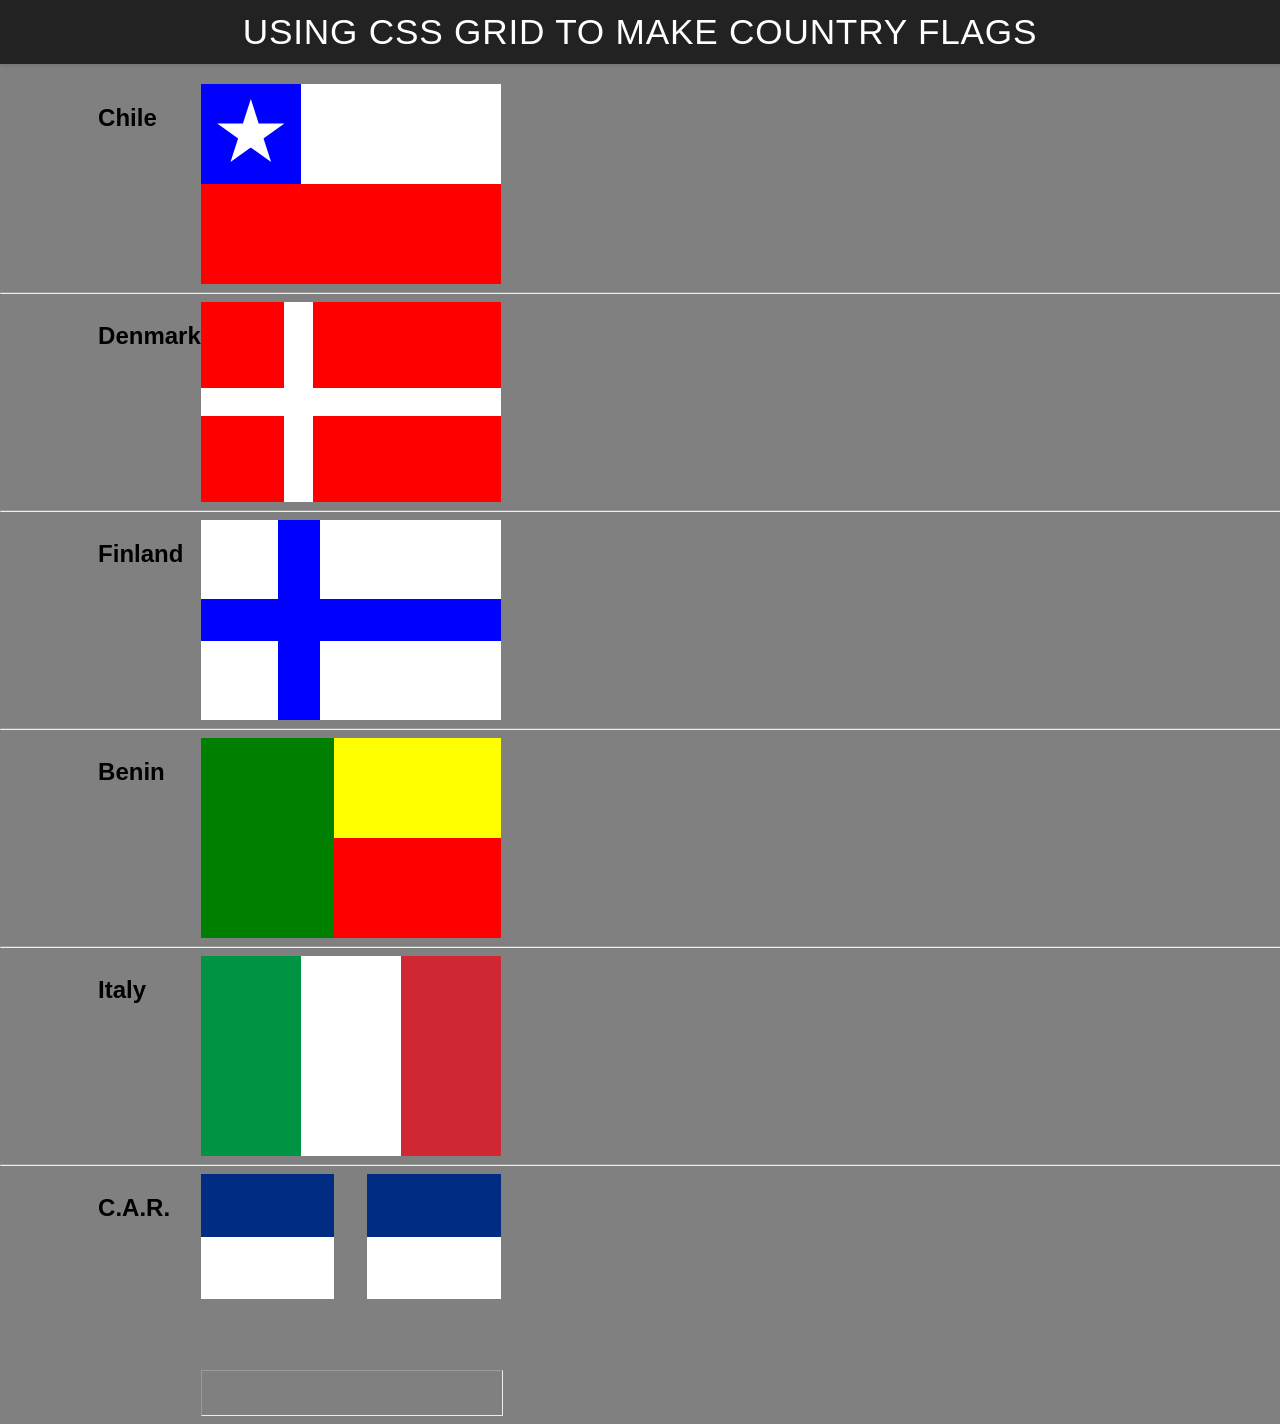
<file: in-class-exercises/grid_flags/flags.html>
<!DOCTYPE html>
<html lang="en">

<head>
    <meta charset="UTF-8">
    <meta name="viewport" content="width=device-width, initial-scale=1.0">
    <title>Flag</title>
    <link rel="stylesheet" href="styles/flags.css"
</head>

<body>
    <header>
        <h1>Using CSS Grid to make Country Flags</h1>
    </header>
    <main>
        <h2>Chile</h2>
        <div id="chile">
            <div id="blue">
                <div class="star"></div>
            </div>
            <div id="white"></div>
            <div id="red"></div>
        </div>
        <hr>

        <h2>Denmark</h2>
        <div id="denmark">
            <div id="dred1"></div>
            <div id="dred2"></div>
            <div id="dred3"></div>
            <div id="dred4"></div>
            <div id="dwhite1"></div>
            <div id="dwhite2"></div>
        </div>
        <hr>

        <h2>Finland</h2>
        <div id="finland">
            <div id="fwhite1"></div>
            <div id="fwhite2"></div>
            <div id="fwhite3"></div>
            <div id="fwhite4"></div>
        </div>
        <hr>

        <h2>Benin</h2>
        <div id="benin">
            <div id="bgreen"></div>
            <div id="byellow"></div>
            <div id="bred"></div>
        </div>
        <hr>

        <h2>Italy</h2>
        <div id="italy">
            <div id="igreen"></div>
            <div id="iwhite"></div>
            <div id="ired"></div>
        </div>
        <hr>

        <h2>C.A.R.</h2>
        <div id="car">
            <div id="cblue1">
                <div id="cstar"></div>
            </div>
            <div id="cblue2"></div>
            <div id="cwhite1"></div>
            <div id="cwhite2"></div>
            <div id="cgreen1"></div>
            <div id="cgreen2"></div>
            <div id="cyellow1"></div>
            <div id="cyellow2"></div>
            <div id="credvert"></div>
            <hr>
        </div>
    </main>
</body>

</html>
</file>
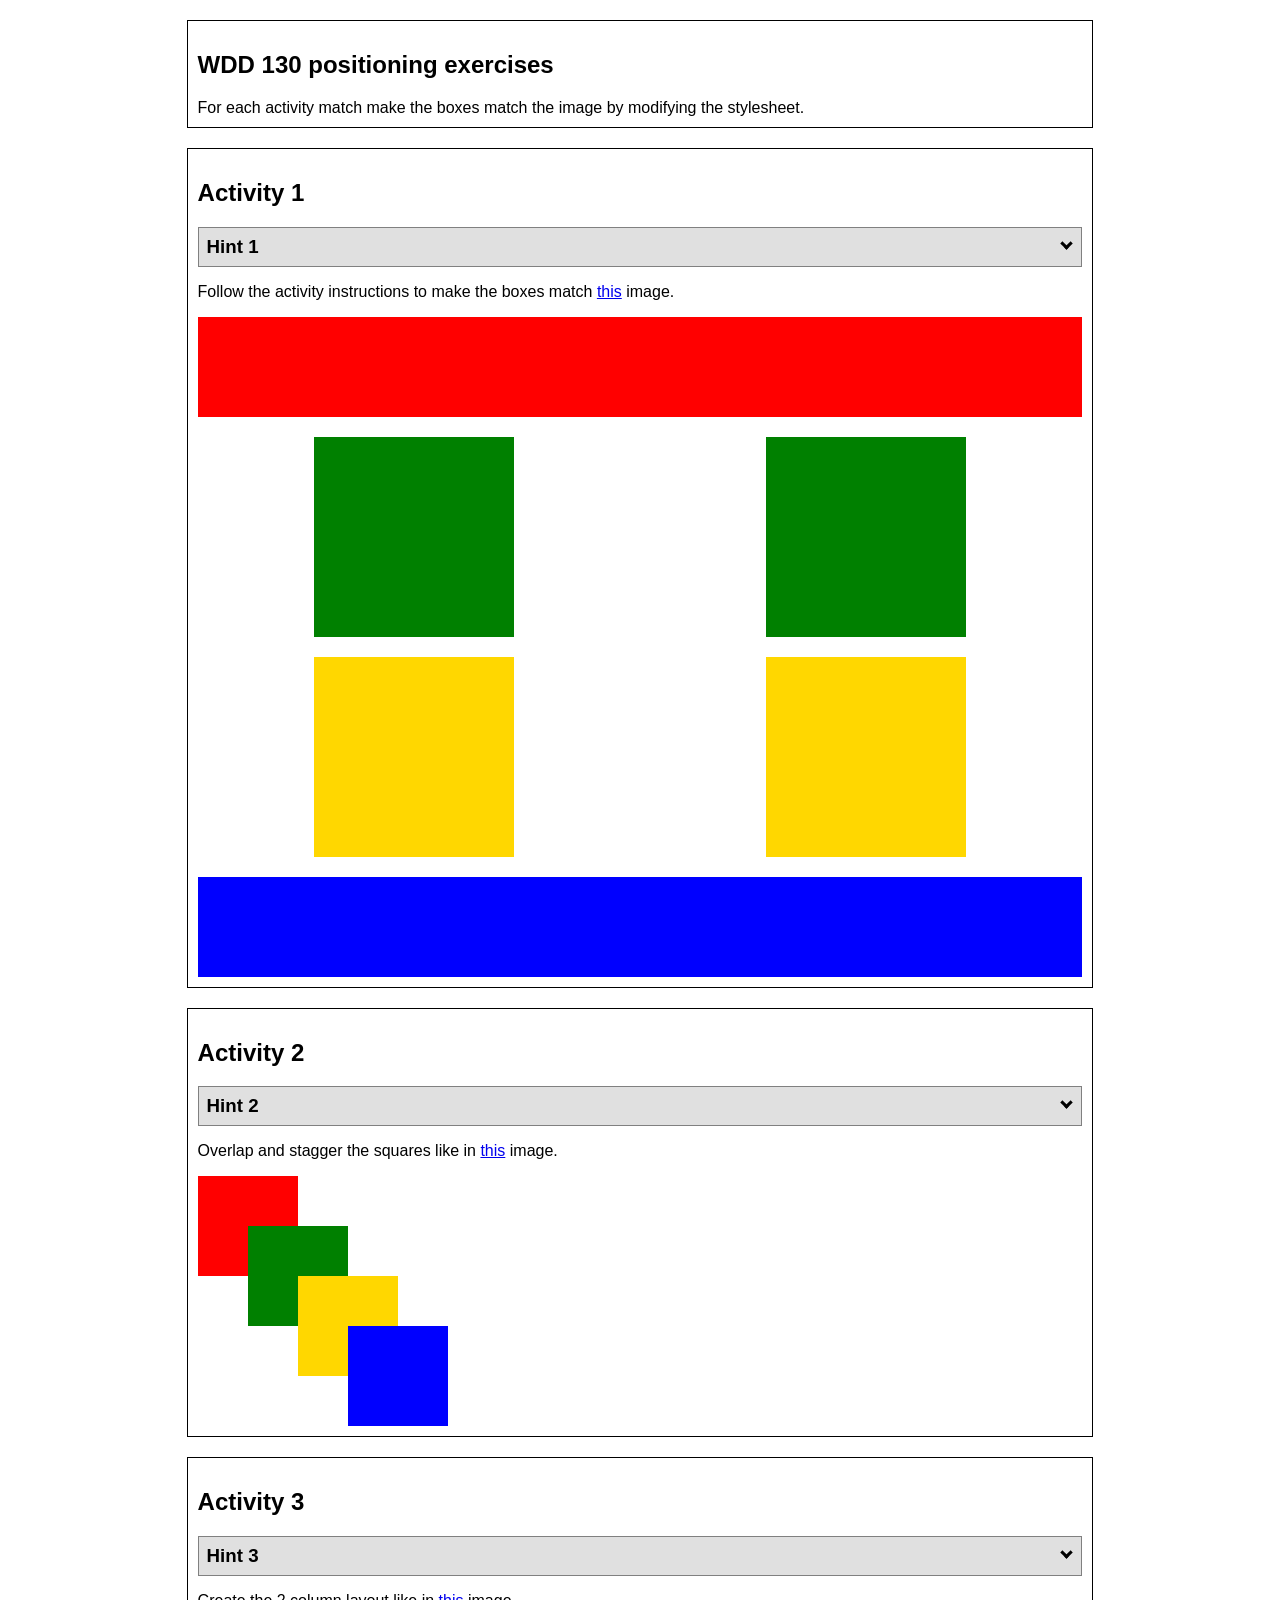
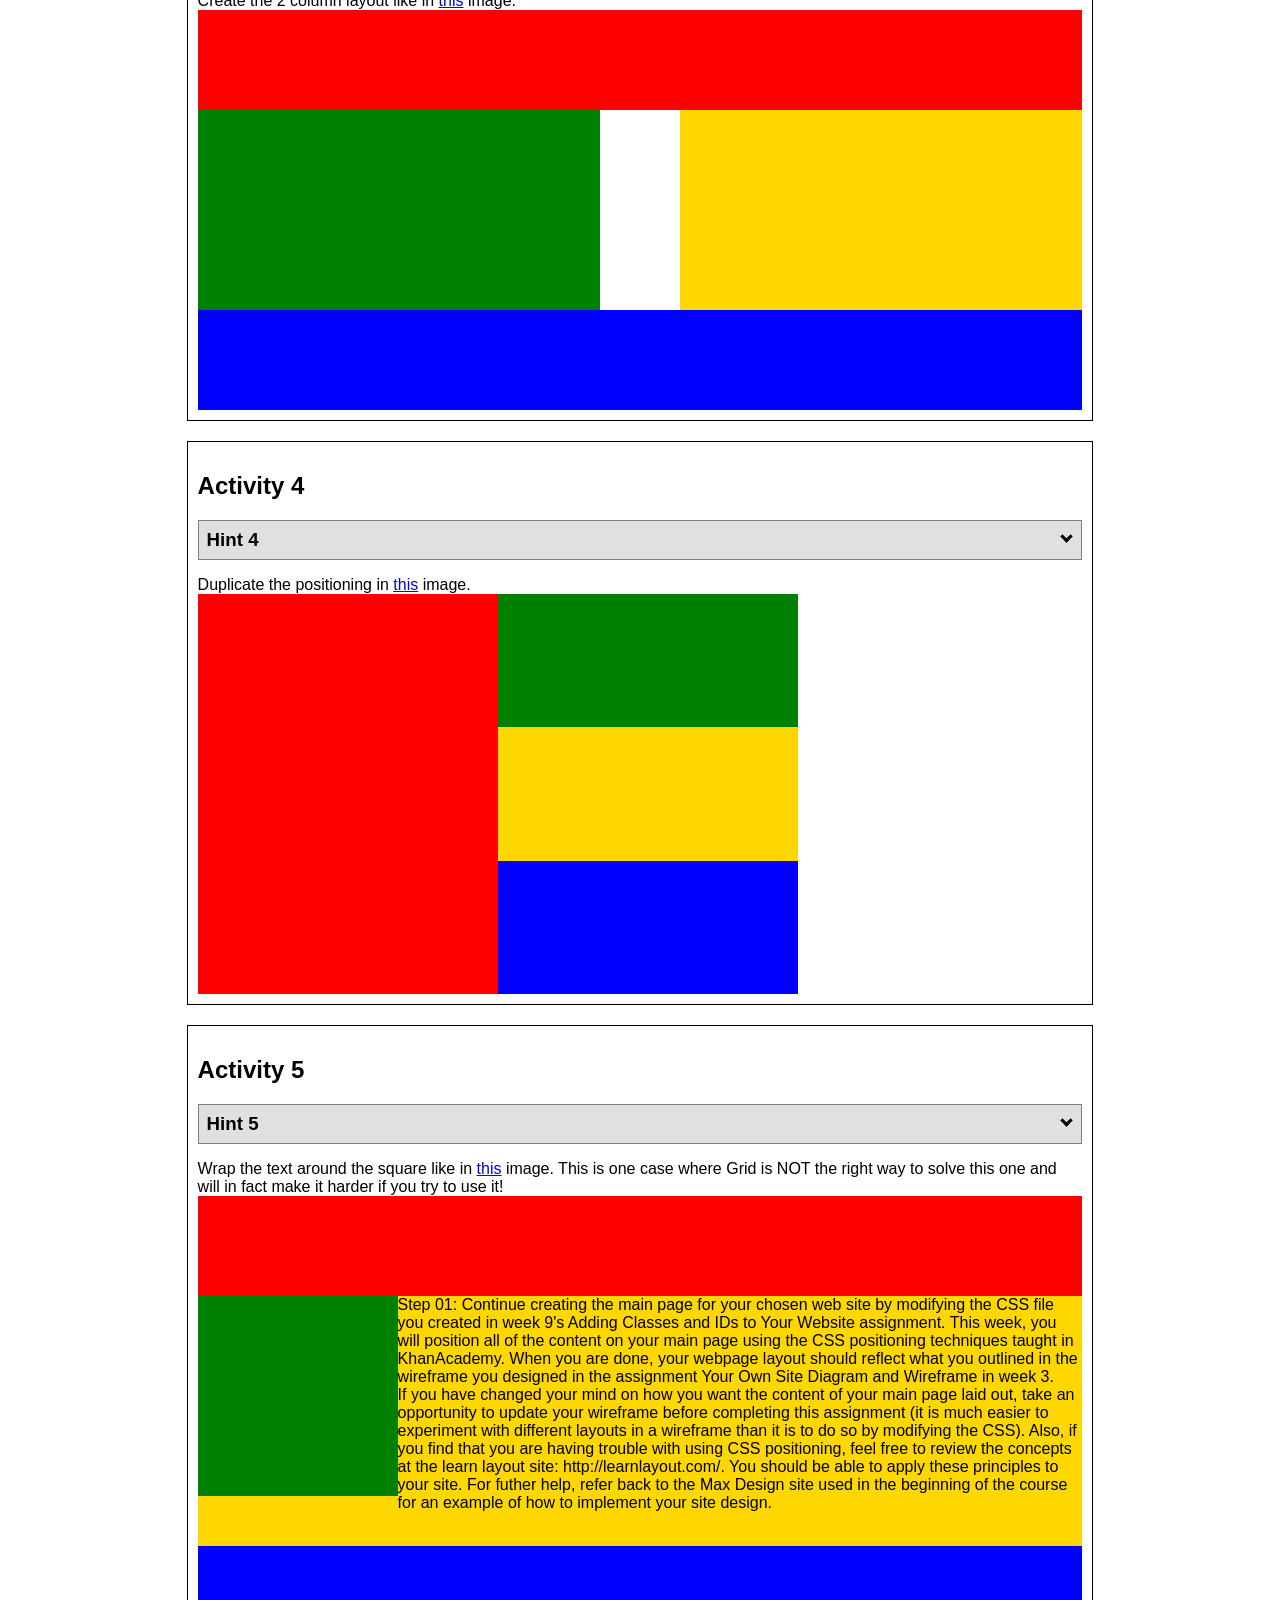
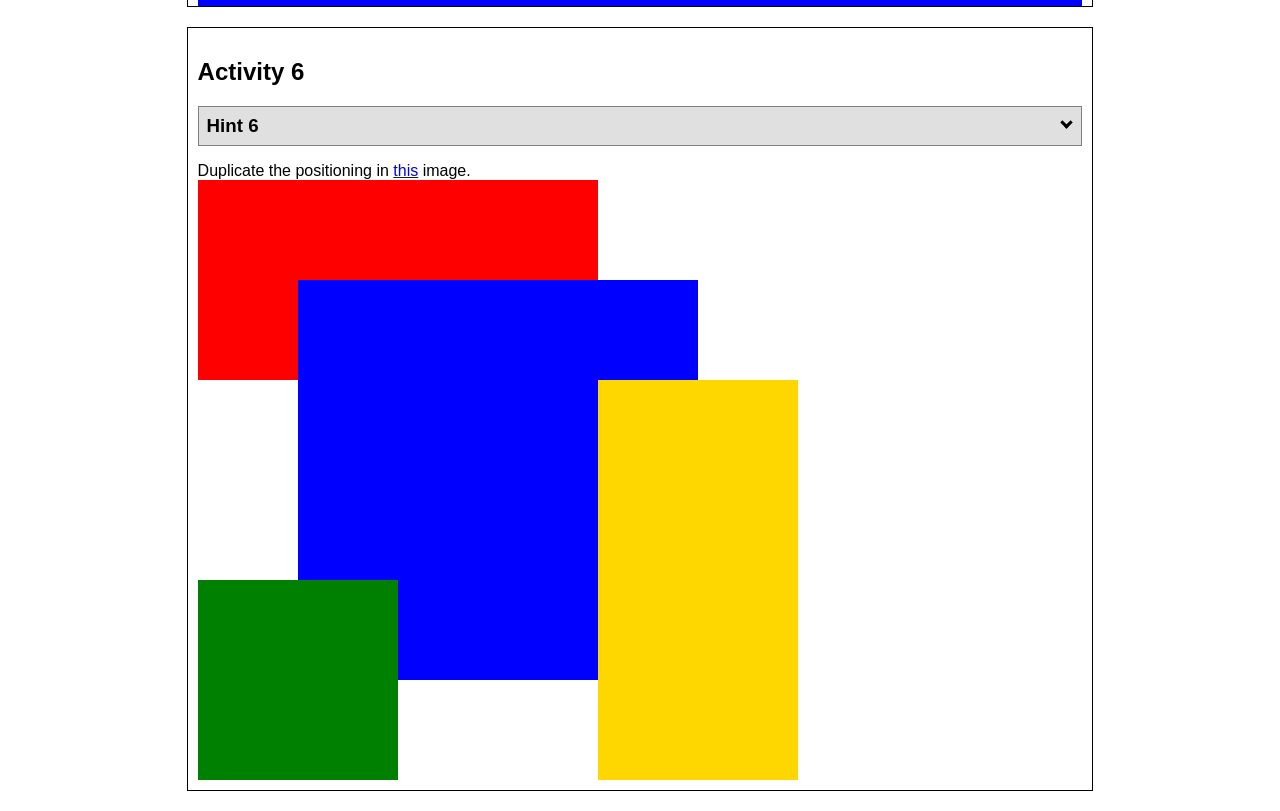
<file: in-class-exercises/positioning/positioning.html>
<!DOCTYPE html>
<html lang="en">
  <head>
    <!-- HTML - Name: positioning.html -->
    <title>Positioning Activity</title>
    <link rel="stylesheet" type="text/css" href="positionstyles.css" />
  </head>
  <body>
    <div class="activity">
      <h2>WDD 130 positioning exercises</h2>
      For each activity match make the boxes match the image by modifying the stylesheet.</div>
    <div class="activity">
      <h2>Activity 1</h2>
      <section class="hint"><input type="checkbox" ><i></i> <h3>Hint 1</h3><div><p>Use the activity instructions for the firt activity</a></p></div></section>
      <p>Follow the activity instructions to make the boxes match  <a href="images/example1.png" target="_blank">this</a> image.</p>
      <div class="content1" >
        <div class="red1" ></div>
        <div class="green1" ></div>
        <div class="green1" ></div>
        <div class="yellow1"></div>
        <div class="yellow1"></div>
        <div class="blue1"></div>
      </div>
    </div>
    <div class="activity">
      <h2>Activity 2</h2>
      <section class="hint"><input type="checkbox" > <h3>Hint 2</h3><i></i><div>
      <ul>
      <li>grid-template-columns: 50px 50px 50px 50px 50px </li></ul></div></section>
      <p>Overlap and stagger the squares like in <a href="images/example2.png" target="_blank">this</a> image.</p>
      <div class="content2" >
        <div class="red2" ></div>
        <div class="green2" ></div>
        <div class="yellow2"></div>
        <div class="blue2"></div>
      </div>
    </div>
    <div class="activity">
      <h2>Activity 3</h2>
      <section class="hint"><input type="checkbox" > <h3>Hint 3</h3><i></i><div><p>This one is going to be best solved with CSS Grid. Remember to make the boxes the right width first...then start moving them around. </p><h4>Properties used:</h4><ul><li>display:grid;</li><li>grid-template-columns:</li><li>grid-column-gap:</li>
        <li>grid-column:</li>  </ul></div></section>
      Create the 2 column layout like in <a href="images/example3.png" target="_blank">this</a>  image.
      <div class="content3" >
        <div class="red3" ></div>
        <div class="green3" ></div>
        <div class="yellow3"></div>
        <div class="blue3"></div>
      </div>
    </div>
    <div class="activity">
      <h2>Activity 4</h2>
      <section class="hint"><input type="checkbox" > <h3>Hint 4</h3><i></i><div><p>For the others we have been primarily concerned with width. For this one you will need to adjust height as well. </p><h4>Properties used:</h4><ul><li>display:grid;</li><li>grid-template-columns:</li><li>grid-row:</li></ul></div></section>
      Duplicate the positioning in <a href="images/example4.png" target="_blank">this</a> image. 
      <div class="content4" >
        <div class="red4" ></div>
        <div class="green4" ></div>
        <div class="yellow4"></div>
        <div class="blue4"></div>
      </div>
    </div>

    <div class="activity">
      <h2>Activity 5</h2>
      <section class="hint"><input type="checkbox" > <h3>Hint 5</h3><i></i><div><p>Grid is <strong>not</strong> the right way to do this.  In fact there is only one way to really do that...and that is with float. Remember that we float the thing we want the text to wrap around.  Also remember to start by making all the shapes the right size and shape.</p><h4>Properties used:</h4><ul><li>float: left;</li></ul></div></section>
      Wrap the text around the square like in <a href="images/example5.png" target="_blank">this</a> image. This is one case where Grid is NOT the right way to solve this one and will in fact make it harder if you try to use it!
      <div class="content5" >
        <div class="red5" ></div>
        <div class="green5" ></div>
        <div class="yellow5">Step 01: Continue creating the main page for your chosen web site by modifying the CSS file you created in week 9's Adding Classes and IDs to Your Website assignment. This week, you will position all of the content on your main page using the CSS positioning techniques taught in KhanAcademy. When you are done, your webpage layout should reflect what you outlined in the wireframe you designed in the assignment Your Own Site Diagram and Wireframe in week 3. <br />
          If you have changed your mind on how you want the content of your main page laid out, take an opportunity to update your wireframe before completing this assignment (it is much easier to experiment with different layouts in a wireframe than it is to do so by modifying the CSS). Also, if you find that you are having trouble with using CSS positioning, feel free to review the concepts at the learn layout site: http://learnlayout.com/. You should be able to apply these principles to your site. For futher help, refer back to the Max Design site used in the beginning of the course for an example of how to implement your site design.</div>
        <div class="blue5"></div>
      </div>
    </div>
    <div class="activity">
      <h2>Activity 6</h2>
      <section class="hint"><input type="checkbox" > <h3>Hint 6</h3><i></i><div><p>This one is all about visualizing the grid behind the layout. If you are having a hard time doing that first: all the sizes are even multiples of 100, and second here is another example with the lines drawn: <a href="images/example6-hint.png" target="_blank">example 6 with lines</a>. For this one you will find it easiest if you use px for the column width. You can also use <kbd>z-index</kbd> to control the element layering.    </p><h4>Properties used:</h4><ul><li>display:grid;</li><li>grid-template-columns:</li><li>grid-column:</li><li>grid-row:</li><li><a href="https://www.w3schools.com/cssref/pr_pos_z-index.asp" target="_blank">z-index:</a></li></ul></div></section>
      Duplicate the positioning in <a href="images/example6.png" target="_blank">this</a> image.
      <div class="content6" >
        <div class="red6" ></div>
        <div class="green6" ></div>
        <div class="yellow6"></div>
        <div class="blue6"></div>
      </div>
    </div>
  </body>
</html>
</file>
<file: styles/style.css>
/* This will be worked on next week */
*, *::before, *::after {
    box-sizing: border-box;
}

body {
    padding: 0px;
    margin: 0px;
    background-image: url('../images/background.png');
    background-repeat: no-repeat;
    background-position: top;
    background-size: 100% auto;
    background-attachment: scroll;
    background-color: #f7f6ee;
}


nav {
    background-color: #cbc2a3;
    border-bottom: solid 2.5px #14120f;
    margin: 0px;
    padding: 0px;
    height: 100px;
    width: 100%;
    display: grid;
    /* grid-template-columns: 140px 1fr 180px 180px 180px 180px 180px; */
    grid-template-columns: 140px 1fr 180px 180px;
    padding: 0 30px 0 30px;
}
.logo {
    display: flex;
    align-items: center;
    grid-column: 1 / 2;
    max-width: 100%;
}
#logo-image{
    max-width: 100%;
    max-height: 80px;
}
.nav-button{
    display: flex;
    align-self: center;
    justify-content: center;
    max-width: 90%;
    color: #f5f3ed;
    padding: 10px;
    border: 2px solid #cbc2a3;
    border-radius: 40px;
    text-align: center;
}
.nav-button:hover{
    background-color: #fcfaf0;
    border: 2px solid #988c76;
    padding: 10px;
    max-width: 90%;
    border-radius: 40px;
    color: #63625e;
    text-align: center;
}
a{
    text-decoration: none;
    text-align: center;
    font-family: 'Inter';
    font-size: 15px;
}
#projectDetails{ 
    text-align: center;
    grid-column: 3 / 4; /* Skips column 2 for spacing purposes */
}

h1{
    text-align: center;
    font-family: 'Josefin Sans';
    font-size: 50px;
    padding-top: 60px;
}
#main-content{
    display: grid;
    /* grid-template-columns: 10% 35% 10% 35% 10%; */
    grid-template-columns: 1fr 450px 1fr 450px 1fr;
    margin-top: 22vh;
    margin-bottom: 50px;
}
.content-box{
    border: 3px solid;
    border-radius: 16px;
    margin-bottom: 0px;
    padding-bottom: 0px;
}
#jace-img-div{
    grid-column: 2 / 3;
    border-color: #121314;
}
#jace-portrait{
    width: 100%;
    border-radius: 13px;
    display: block;
}
#about-div{
    grid-column: 4 / 5;
    border-color: #5cc765;
    background-color: #c3f7c8;
    padding: 0px 20px 0px 30px;
}
#about-title{ /* #about-div header */
    font-family: 'Josefin Sans';
    font-size: 22px;
}
#about-div ul, #about-div p{
    font-family: 'Inter';
}
</file>
<file: extra-work/styles/test-homepage.css>
/* This will be worked on next week */
</file>
<file: white-water-rafting/styles/styles.css>
:root {
  /* change the values below to your colors from your palette */
  --primary-color: #134266   ;
  --secondary-color: #CCE6F4 ;
  --tertiary-color: #317b96;
  --tertiary-shadow: #14313c;
  --tertiary-transparent: rgba(49, 123, 150, 0.453);
  --accent1-color: #9C7178;
  --accent1-shadow: #392b2d;
  --accent2-color: #FFC759;
  --white-transparent: rgba(255, 255, 255, 0.595);

  /* change the values below to your chosen font(s) */
  --heading-font: "Montserrat";
  --paragraph-font: "Mulish";

  /* these colors below should be chosen from among your palette colors above */
  --headline-color-on-white: var(--primary-color);  /* headlines on a white background */ 
  --headline-color-on-color: white; /* headlines on a colored background */ 
  --paragraph-color-on-white: var(--primary-color); /* paragraph text on a white background */ 
  --paragraph-color-on-color: white; /* paragraph text on a colored background */ 
  --paragraph-background-color: var(--tertiary-color)  ;
  --nav-link-color: white;
  --nav-background-color: var(--accent1-color);
  --nav-hover-link-color: white;
  --nav-hover-background-color: #396E94;
}

body {
    background-color: var(--secondary-color);
    font-family: var(--paragraph-font);
    font-size: 22px;
    padding: 0;
    margin: 0;
}
header {
    background-color: var(--white-transparent);
    font-family: var(--heading-font);
    display: grid;
    grid-template-columns: 150px auto;
}

/* NOTE FOR NAV A: The "Home" nav button was sticking into the logo
so I put a margin-bottom on the logo itself to temporarily prevent this
until classtime so I can ask about it.*/

nav {
    display: flex;
    justify-content: space-around;
    align-items: center;
}
nav a {
    text-align: center;
    background-color: var(--tertiary-color);
    color: white;
    text-decoration: none;
    padding: 16px;
    border-radius: 10px;
}
nav a:hover {
    background-color: var(--accent2-color);
}
main section {
    text-align: center;
}
h2 {
    margin: 0;
}
h4 {
    color: black;
}

#background {
    height: 725px;
    background-color: var(--accent1-color);
    grid-column: 1/11;
    grid-row: 4/9;
}
#content {
    max-width: 1600px;
    margin: 0 auto;
}
#hero {
    display: grid;
    grid-template-columns: 1fr 3fr 1fr;
    margin-top: -100px;
}
#hero-box {
    grid-column: 1/4;
    grid-row: 1/3;
    z-index: -1
}
#hero-img {
    width: 100%;
}
#hero-msg {
    display: grid;
    grid-column: 2/3;
    grid-row: 1/2;
    margin-top: 100px;
}
#hero-msg h1 {
    text-align: center;
    color: white;
    margin-bottom: 16px;
    margin-top: 30px;
}
#hero-msg h4 {
    text-align: center;
    color: white;
    margin: 0px 0px 30px 0px
}
#logo_link {
    padding-top: 5px;
    justify-self: center;
    align-self: center;
}

.book {
    background-color: var(--tertiary-color);
    color: white;
    text-decoration: none;
    font-size: 18px;
    padding: 15px 30px;
    margin-top: 50px;
    border-radius: 5px;
}
.book:hover {
    background-color: var(--accent2-color);
    color: white;
}
.button-box {
    text-align: center;
}
.camping-card {
    margin: 200px 0;
    grid-column: 5/7;
    grid-row: 2/3;
}
.card-img {
    border: 10px solid var(--tertiary-color);
    transition: transform .3s;
    box-shadow: 5px 5px 10px var(--tertiary-shadow);
}
.card-img:hover {
    opacity: .7;
    transform: scale(1.08);
}
.home-grid {
    display: grid;
    grid-template-columns: repeat(10,1fr)
}
.home-title {
    color: black;
    font-size: 2em;
    margin-top: 10px;
}
.icon {
    width: 80px;
    padding-top: 10px;
}
.join {
    background-color: var(--primary-color);
    color: white;
    text-decoration: none;
    font-size: 18px;
    padding: 15px 30px;
    margin-top: 50px;
    border-radius: 5px;
}
.join:hover {
    background-color: var(--accent2-color);
    color: white;
}
.logo {
    width: 80px;
    /* margin-bottom: 30px; Temporary, see NAV A note */
}
.mountains {
    grid-column: 2/7;
    grid-row: 5/8;
    box-shadow: 5px 5px 10px var(--accent1-shadow);
}
.msg {
    background-color: var(--tertiary-color);
    line-height: 1.5em;
    padding: 35px;
    grid-column: 6/10;
    grid-row: 6/7;
    box-shadow: 5px 5px 10px var(--accent1-shadow);
}
.msg h2 {
    color: white;
}
.msg p {
    color: black;
    font-size: .8em;
    padding-bottom: 15px;
}
.rapids-card {
    margin: 200px 0;
    grid-column: 8/10;
    grid-row: 2/3;
}
.rivers-card {
    margin: 200px 0;
    grid-column: 2/4;
    grid-row: 2/3;
}

.card-img, .mountains {
    width: 100%;
}

footer {
    background-color: var(--accent1-color);
    padding: 25px 50px;
    margin-top: 200px;
    display: flex;
    justify-content: space-around;
    align-items: center;
}
footer a {
    color: white;
    text-decoration: none;
}
footer a:hover {
    color: black;
}
footer p {
    font-size: 1.2em;
}
footer p a:hover {
    text-decoration: underline;
}
footer .social img {
    padding-top: 15px;
}


@media screen and (max-width: 900px) {
    #hero, .home-grid {
        display: block;
        height: auto;
    }
    nav, footer {
        flex-direction: column;
    }
    nav a {
        display: block;
        padding: 15px;
    }
    #hero {
        margin-top: 0;
    }
    #hero-msg {
        margin-top: 0;
    }
    #hero-msg h4 {
        display: none;
    }
    #hero-msg h1 {
        color: #6f7364;
    }
    .home-title {
        font-size: 25px;
    }
    .rivers-card, .camping-card, .rapids-card { 
        margin: 50px auto;
        width: 60%;
    }
    #background {
        display: none;
    }
    .mountains, .msg {
        width: 80%;
        display: block;
        margin: 0 auto;
    }
    footer {
        margin-top: 25px;
    }
}
</file>
<file: styles/homepage.css>
/* This will be worked on next week */
*, *::before, *::after {
    box-sizing: border-box;
}

body {
    padding: 0px;
    margin: 0px;
    background-image: url('../images/background.png');
    background-repeat: no-repeat;
    background-position: top;
    background-size: 100% auto;
    background-attachment: scroll;
    background-color: #f7f6ee;
}


nav {
    background-color: #cbc2a3;
    border-bottom: solid 2.5px #14120f;
    margin: 0px;
    padding: 0px;
    height: 100px;
    width: 100%;
    display: grid;
    /* grid-template-columns: 140px 1fr 180px 180px 180px 180px 180px; */
    grid-template-columns: 140px 1fr 180px 180px;
    padding: 0 30px 0 30px;
}
.logo {
    display: flex;
    align-items: center;
    grid-column: 1 / 2;
    max-width: 100%;
}
#logo-image{
    max-width: 100%;
    max-height: 80px;
}
.nav-button{
    display: flex;
    align-self: center;
    justify-content: center;
    max-width: 90%;
    color: #f5f3ed;
    padding: 10px;
    border: 2px solid #cbc2a3;
    border-radius: 40px;
    text-align: center;
}
.nav-button:hover{
    background-color: #fcfaf0;
    border: 2px solid #988c76;
    padding: 10px;
    max-width: 90%;
    border-radius: 40px;
    color: #63625e;
    text-align: center;
}
a{
    text-decoration: none;
    text-align: center;
    font-family: 'Inter';
    font-size: 15px;
}
#projectDetails{ 
    text-align: center;
    grid-column: 3 / 4; /* Skips column 2 for spacing purposes */
}

h1{
    text-align: center;
    font-family: 'Josefin Sans';
    font-size: 50px;
    padding-top: 60px;
}
#main-content{
    display: grid;
    /* grid-template-columns: 10% 35% 10% 35% 10%; */
    grid-template-columns: 1fr 450px 1fr 450px 1fr;
    margin-top: 22vh;
}
.content-box{
    border: 3px solid;
    border-radius: 16px;
    margin-bottom: 0px;
    padding-bottom: 0px;
}
#jace-img-div{
    grid-column: 2 / 3;
    border-color: #121314;
}
#jace-portrait{
    width: 100%;
    border-radius: 13px;
    display: block;
}
#about-div{
    grid-column: 4 / 5;
    border-color: #5cc765;
    background-color: #c3f7c8;
    padding: 0px 20px 0px 30px;
}
#about-title{ /* #about-div header */
    font-family: 'Josefin Sans';
    font-size: 22px;
}
#about-div ul, #about-div p{
    font-family: 'Inter';
}
</file>
<file: in-class-exercises/styles/homepage.css>
/* This will be worked on next week */
*, *::before, *::after {
    box-sizing: border-box;
}

body {
    padding: 0px;
    margin: 0px;
    background-image: url('../images/background.png');
    background-repeat: no-repeat;
    background-position: top;
    background-size: cover;
    background-attachment: scroll;
    background-color: #f7f6ee;
}


nav {
    background-color: #cbc2a3;
    border-bottom: solid 2.5px #14120f;
    margin: 0px;
    padding: 0px;
    height: 100px;
    width: 100%;
    display: grid;
    grid-template-columns: 140px 1fr 180px 180px 180px 180px 180px;
    padding: 0 30px 0 30px;
}
.logo {
    display: flex;
    align-items: center;
    grid-column: 1 / 2;
    max-width: 100%;
}
#logo-image{
    max-width: 100%;
    max-height: 80px;
}
.nav-button{
    display: flex;
    align-self: center;
    justify-content: center;
    max-width: 90%;
    color: #f5f3ed;
    padding: 10px;
    border: 2px solid #cbc2a3;
    border-radius: 40px;
    text-align: center;
}
.nav-button:hover{
    background-color: #fcfaf0;
    border: 2px solid #988c76;
    padding: 10px;
    max-width: 90%;
    border-radius: 40px;
    color: #63625e;
    text-align: center;
}
a{
    text-decoration: none;
    text-align: center;
    font-family: 'Inter';
    font-size: 15px;
}
#prophet-portfolio{ 
    text-align: center;
    grid-column: 3 / 4; /* Skips column 2 for spacing purposes */
}
#contact-me{
    background-color: #fcfcca;
}


h1{
    text-align: center;
    font-family: 'Josefin Sans';
    font-size: 50px;
    padding-top: 60px;
}
#main-content{
    display: grid;
    /* grid-template-columns: 10% 35% 10% 35% 10%; */
    grid-template-columns: 1fr 450px 1fr 450px 1fr;
    margin-top: 22vh;
}
.content-box{
    border: 3px solid;
    border-radius: 16px;
    margin-bottom: 0px;
    padding-bottom: 0px;
}
#jace-img-div{
    grid-column: 2 / 3;
    border-color: #121314;
}
#jace-portrait{
    width: 100%;
    border-radius: 13px;
    display: block;
}
#about-div{
    grid-column: 4 / 5;
    border-color: #5cc765;
    background-color: #c3f7c8;
    padding: 0px 20px 0px 30px;
}
#about-title{ /* #about-div header */
    font-family: 'Josefin Sans';
}
#about-div ul, #about-div p{
    font-family: 'Inter';
}
</file>
<file: in-class-exercises/styles/ice.css>
/* This will be worked on next week */
*, *::before, *::after {
    box-sizing: border-box;
}

body {
    padding: 0px;
    margin: 0px;
    background-image: url('../images/background.png');
    background-repeat: no-repeat;
    background-position: top;
    background-size: 100% auto;
    background-attachment: scroll;
    background-color: #f7f6ee;
}


nav {
    background-color: #cbc2a3;
    border-bottom: solid 2.5px #14120f;
    margin: 0px;
    padding: 0px;
    height: 100px;
    width: 100%;
    display: grid;
    /* grid-template-columns: 140px 1fr 180px 180px 180px 180px 180px; */
    grid-template-columns: 140px 1fr 180px 180px;
    padding: 0 30px 0 30px;
}
.logo {
    display: flex;
    align-items: center;
    grid-column: 1 / 2;
    max-width: 100%;
}
#logo-image{
    max-width: 100%;
    max-height: 80px;
}
.nav-button{
    display: flex;
    align-self: center;
    justify-content: center;
    max-width: 90%;
    color: #f5f3ed;
    padding: 10px;
    border: 2px solid #cbc2a3;
    border-radius: 40px;
    text-align: center;
}
.nav-button:hover{
    background-color: #fcfaf0;
    border: 2px solid #988c76;
    padding: 10px;
    max-width: 90%;
    border-radius: 40px;
    color: #63625e;
    text-align: center;
}
a{
    text-decoration: none;
    text-align: center;
    font-family: 'Inter';
    font-size: 15px;
}
#projectDetails{ 
    text-align: center;
    grid-column: 3 / 4; /* Skips column 2 for spacing purposes */
}
h1{
    text-align: center;
    font-family: 'Josefin Sans';
    font-size: 50px;
    padding-top: 60px;
}

#main-content{
    margin: 50px 40px 0px 40px;
}
#iceGrid{
    display: grid;
    grid-template-columns: 1fr 1fr;
    grid-template-rows: 1fr 1fr 1fr 1fr;
    padding: 20px;
    /* column-gap: 90px;
    row-gap: 30px; */
    gap: 40px;
    max-width: 1500px;
    justify-self: center;
}

.iceCard{
    display: flex;
    flex-direction: column;
    align-content: center;
    justify-content: center;
    text-align: center;
    padding: 0px 20px 0px 30px;
    border-radius: 15px;
    height: 320px;
}

.iceCard h3{ /* #iceCard header */
    font-family: 'Josefin Sans';
    font-size: 22px;
}
.iceCard ul, #iceCard p{
    font-family: 'Inter';
}
.iceCard p{
    margin-top: 0px;
}
.iceButton{
    display: flex;
    justify-content: center;
    margin-left: auto;
    margin-right: auto;
    width: 140px;
    padding: 9px 20px;
}

.brownCard{
    background-color: #6C5344;
    border: 4px solid #ae9595;
    color: #f7f6ee;
}
.brownCard a{
    text-decoration: none;
    color: #f7f6ee;
}
.brownButton{
    background-color: #906e59;
    border: 4px solid #c9b895;
    border-radius: 40px;
}
.brownButton:hover{
    background-color: #836451;
    border: 4px solid #a89369;
    border-radius: 40px;
}

.greenCard{
    background-color: #c3f7c8;
    border: 4px solid #5cc765;
}
.greenCard a{
    text-decoration: none;
    color: black;
}
.greenButton{
    background-color: #8ade91;
    border: 4px solid #609c65;
    border-radius: 40px;
}
.greenButton:hover{
    background-color: #79c17f;
    border: 4px solid #548958;
    border-radius: 40px;
}
    /* <section id="main-content">
        <div id="iceCardGrid">
            <div class="iceCard" */
</file>
<file: prophet-portfolio/styles/oaks.css>
body {
    background: #FFECD7;
}
#about-card {
    background-color: #008DB1;
    width: 70%;
    height: 70%;
    border: 4px solid #004e63;
    border-radius: 10px;
    display: flex;
    justify-self: center;
}
#name {
    font-family: Helvetica;
    text-align: center;
    color: #fffffe;
    font-size: 50px;
}
#title {
    font-family: Helvetica;
    font-size: 20px;
    color: #91e4fb;
    text-align: center;
    text-decoration: none;
    padding: 0px 15px 0px 15px;
    display: flex;
    justify-self: center;
    width: 80%;
    margin-top: -20px;
}
#prophet-image {
    display: flex;
    margin-top: 30px;
    justify-self: center;
    border: 4px solid #fffffe;
}
#img-list-group {
    /* width: 80%; */
    display: grid;
    grid-template-columns: 1;
    grid-template-rows: 2;
    align-content: center;
}
#dates {
    color: #fffffe;
}
</file>
<file: in-class-exercises/apostle_spotlight/styles/style.css>
/* #main-graphic {
    display: grid;
    grid-template-columns: 1fr;
    grid-template-rows: 1fr;
    background-color: black;
} */
#background-img {
    grid-row: 1/2;
}
.apostle-photo {
    border: 15px solid white;
    border-radius: 100%;
    aspect-ratio: 1/1;
    object-fit: cover;
}
#first-presidency-photos {
    display: grid;
    grid-template-columns: 1fr 1fr 1fr;
    justify-items: center;
    align-content: end;
}
#eyring {
    scale: .85;
}
#christofferson {
    scale: .85;
}
#apostles {
    margin-top: 0px;
}
#apostles-photos {
    scale: .75;
    display: grid;
    grid-template-columns: repeat(4, 25%);
    grid-template-rows: 1fr 1fr 1fr;
    justify-content: center;
    justify-items: center;
}
body {
    color: #e8eced;
}
h1, h3 {
    color: black; /* For temporary visilibity because I couldn't figure out the finished product */
    text-align: center;
}
h1 {
    font-size: 400%
}
h3{
    font-size: 300%;
    margin-bottom: 0px;
}
</file>
<file: in-class-exercises/favorite_devo/styles/styles.css>
body {
  margin: 0;
  height: 100%;
  font-family: Arial, sans-serif;
  background: linear-gradient(to bottom, #d3d3d3, #001f3f);
  background-repeat: no-repeat; /* Just in case */
  background-attachment: fixed;
}

.container {
  text-align: center;
}

.header {
  padding: 20px 0;
}

.header-image {
  background-image: url('../images/icenter.png'); /* Replace with your image */
  background-repeat: no-repeat;
  background-position: center;
  height: 150px;
  display: flex;
  flex-direction: column;
  justify-content: center;
  color: white;

}

.header-image h1 {
  margin: 0;
  line-height: 0.9;
    font-size: 3.5em;
  font-weight: bold;
  text-shadow: 2px 2px 4px rgba(0, 0, 0, 0.7);
  background: #00000055;
}

.content-box {
  background-color: white;
  margin: 30px auto;
  width: 90%;
  max-width: 900px;
  padding: 40px;
  box-shadow: 5px 5px 0px black;
  min-height: 400px;
}

#content-table {
  border-collapse: collapse;
  border: 2px solid black;
  display: flex;
  justify-self: center;
}

td:nth-child(1) {
  width: 30%;
}

td:nth-child(2) {
  width: 50%;
}

td:nth-child(3) {
  width: 15%;
}

td:nth-child(4) {
  width: 5%;
}

#content-table td {
  padding: 0px 10px 0px 10px;
  border: 1px solid black;
}

#content-table th {
  padding: 10px;
  border: 1px solid black;
  border-bottom: 2px double black;
  z-index: -1;
  text-align: left;
}

#content-form {
  margin: 30px 35% 0px 35%;
  width: 30%;
  display: grid;
  grid-template-columns: 1fr 2fr;
  text-align: left;
  place-items: center;
}
</file>
<file: in-class-exercises/grid_flags/styles/flags.css>
body {
    margin: 0;
    font-family: 'Helvetica Neue', sans-serif;
    background-color: gray;
}

header {
    background-color: #222;
    color: #fff;
    padding: 0.75rem 1.5rem;
    display: flex;
    align-items: center;
    justify-content: center;
    font-size: 1.1rem;
    letter-spacing: 0.05rem;
    text-transform: uppercase;
    box-shadow: 0 2px 4px rgba(0, 0, 0, 0.1);
}

header h1 {
    margin: 0;
    font-weight: 400;
}
main {
    display: grid;
    grid-template-columns: .1fr .1fr 1fr .1fr;
    margin-top: 20px;
}
hr {
    width: 100%;
    grid-column: 1 / 5;
}
h2 {
    grid-column: 2/3;
}

#blue {
    background: blue;
    grid-column: 1 / 2;
    display: grid;
    align-items: center;
    justify-items: center;
}

#white {
    background: white;
    grid-column: 2 / 4;
}

#red {
    background: red;
    grid-column: 1 / 4;
}

#chile {
    display: grid;
    grid-template-columns: 1fr 1fr 1fr;
    grid-template-rows: 1fr 1fr;
    height: 200px;
    width: 300px;
}

.star {
    width: 70px;
    aspect-ratio: 1;
    background: white;
    clip-path: polygon(50% 0, 79% 90%, 2% 35%, 98% 35%, 21% 90%);
}

#denmark {
    display: grid;
    grid-template-rows: 3fr 1fr 3fr;
    grid-template-columns: 4fr 1.4fr 9fr;
    height: 200px;
    width: 300px;
}
#dred1 {
    background: red;
    grid-column: 1 / 1;
}
#dred2 {
    background: red;
    grid-column: 3 / 3;
}
#dred3 {
    background: red;
    grid-row: 3 / 3;
    grid-column: 1 / 1
}
#dred4 {
    background: red;
    grid-row: 3 / 3;
    grid-column: 3 / 3;
}
#dwhite1 {
    background: white;
    grid-row: 2 / 2;
    grid-column: 1 / span 3
}
#dwhite2 {
    background: white;
    grid-column: 2 / 2;
    grid-row: 1 / span 3;
}

#finland {
    display: grid;
    grid-template-rows: 1fr 1fr;
    grid-template-columns: 3fr 7fr;
    gap: 42px;
    background: blue;
    height: 200px;
    width: 300px;
}
#fwhite1 {
    background: white;
    grid-column: 1 / 1;
    grid-row: 1 / 1;
}
#fwhite2 {
    background: white;
    grid-column: 1 / 1;
    grid-row: 2 / 2;
}
#fwhite3 {
    background: white;
    grid-column: 2 / span 1;
    grid-row: 1 / span 1;
}
#fwhite4 {
    background: white;
    grid-column: 2 / 2;
    grid-row: 2 / span 1;
}

#benin {
    display: grid;
    grid-template-columns: 4fr 5fr;
    grid-template-rows: 1fr 1fr;
    height: 200px;
    width: 300px;
}
#bgreen {
    background: green;
    grid-row: 1 / 3;
    grid-column: 1 / 1;
}
#byellow {
    background: yellow;
    grid-row: 1 / 1;
    grid-column: 2 / 2;
}
#bred {
    background: red;
    grid-row: 2 / 2;
    grid-column: 2 / 2;
}

#italy {
    display: grid;
    grid-template-columns: 1fr 1fr 1fr;
    grid-template-rows: 1fr;
    height: 200px;
    width: 300px;
}
#igreen {
    background: #009344;
    grid-template-columns: 1 / 1;
}
#iwhite {
    background: white;
    grid-template-columns: 2 / 2;
}
#ired {
    background: #cf2834;
    grid-template-columns: 3 / 3;
}

/* <div id="car">
    <div id="cblue1">
        <div id="cstar"></div>
    </div>
    <div id="cblue2"></div>
    <div id="cwhite1"></div>
    <div id="cwhite2"></div>
    <div id="cgreen1"></div>
    <div id="cgreen2"></div>
    <div id="cyellow1"></div>
    <div id="cyellow2"></div>
    <div id="credvert"></div> */

#car{
    display: grid;
    grid-template-columns: 4fr 1fr 4fr;
    grid-template-rows: 1fr 1fr 1fr 1fr;
    height: 250px;
    width: 300px;
}
#cblue1{
    background: #002c83;
    grid-column: 1 / 1;
    grid-row: 1 / 1;
}
#cblue2{
    background: #002c83;
    grid-column: 3 / 3;
    grid-row: 1 / 1;
}
#cwhite1{
    background: white;
    grid-column: 1 / 1;
    grid-row: 2 / 2;
}
#cwhite2{
    background: white;
    grid-column: 3 / 3;
    grid-row: 2 / 2;
}
</file>
<file: in-class-exercises/positioning/positionstyles.css>
/* CSS - Name: "positionstyles.css" */
/* Activity 1 styles */
.content1 {
  /* This is the parent of the activity 1 boxes. */
  display: grid;
  grid-template-columns: 1fr 1fr;
  justify-items: center;
  gap: 20px;
}
.red1 { 
  width: 100%; 
  height: 100px; 
  background-color: red; 
  grid-column: 1 / 3;

} 
.green1 {
  width: 200px; 
  height: 200px; 
  background-color: green; 

} 
.yellow1 {
  width: 200px; 
  height: 200px; 
  background-color: gold; 
} 
.blue1 {
  width: 100%; 
  height: 100px; 
  background-color: blue; 
  grid-column: 1 / 3;
} 
/* Activity 2 styles */ 
.content2 {
  display: grid;
  grid-template-columns: 50px 50px 50px 50px 50px;
  grid-template-rows: 50px 50px 50px 50px 50px;
}
.red2 {
  width: 100px; 
  height: 100px; 
  background-color: red; 
  z-index: -2;
} 
.green2 { 
  width: 100px; 
  height: 100px; 
  background-color: green; 
  z-index: -1;
  grid-row: 2 / 2;
  grid-column: 2 / 2;
} 
.yellow2 {
  width: 100px; 
  height: 100px; 
  background-color: gold; 
  z-index: 0;
  grid-row: 3 / 3;
  grid-column: 3 / 3;
} 
.blue2 {
  width: 100px; 
  height: 100px; 
  background-color: blue; 
  z-index: 1;
  grid-row: 4 / 4;
  grid-column: 4 / 4
} 
/* Activity 3 styles */ 
.content3 {
  display: grid;
  grid-template-columns: 1fr 80px 1fr;
  grid-template-rows: 100px 1fr 100px;
}
.red3 {
  width: 100%; 
  height: 100px; 
  background-color: red; 
  grid-column: 1 / 4;
} 
.green3 {
  width: 100%; 
  height: 200px; 
  background-color: green;
  grid-column: 1 / 1;
} 
.yellow3 {
  width: 100%; 
  height: 200px; 
  background-color: gold; 
  grid-column: 3 / 3;
} 
.blue3 {
  width: 100%;
  height: 100px; 
  background-color: blue; 
  grid-column: 1 / 4;
} 
/* Activity 4 styles */ 
.content4 {
  /* This is the parent of the activity 4 boxes. */
  display: grid;
  grid-template-rows: 1fr 1fr 1fr;
  grid-template-columns: 1fr 1fr;
  height: 400px;
  width: 600px;
  gap: 0px;
}
.red4 {
  width: 300px;
  height: 100%;
  background-color: red; 
  grid-row: 1 / 4;
  grid-column: 1 / 1;
} 
.green4 {
  width: 300px;
  height: 100%;
  background-color: green; 
  grid-row: 1 / 1;
  grid-column: 2 / 2;
} 
.yellow4 {
  width: 300px;
  height: 100%;
  background-color: gold; 
  grid-row: 2 / 2;
  grid-column: 2 / 2;

} 
.blue4 {
  width: 300px;
  height: 100%;
  background-color: blue; 
  grid-row: 3 / 3;
  grid-column: 2 / 2;
} 
/* Activity 5 styles */ 
.content5 {
  /* This is the parent of the activity 5 boxes. */
  /* display: grid;
  grid-template-columns: 1fr;
  grid-template-rows: 1fr 4fr 1fr; */
  height: 400px;
}
.red5 { 
  width: 100%;
  height: 100px; 
  background-color: red; 
  grid-row: 1 / 1;
} 
.green5 { 
  width: 200px;
  height: 200px;
  background-color: green; 
  float: left;
} 
.yellow5 {
  width: 100%; 
  height: 250px; 
  background-color: gold; 
  grid-row: 2 / 2;

} 
.blue5 {
  width: 100%; 
  height: 100px; 
  background-color: blue; 
  grid-row: 3 / 3;
} 
/* Activity 6 styles */ 
.content6 {
  /* This is the parent of the activity 6 boxes. */
  display: grid;
  grid-template-columns: repeat(6, 1fr);
  grid-template-rows: repeat(6, 1fr);
  width: 600px;
  height: 600px;
}
.red6 {
  width: 400px;
  height: 200px;
  grid-column: 1 / 5;
  grid-row: 1 / 3;
  background-color: red; 
} 
.green6 {
  width: 200px;
  height: 200px;
  grid-column: 1 / 3;
  grid-row: 5 / 7;
  z-index: 1;
  background-color: green; 
} 
.yellow6 {
  width: 200px;
  height: 400px;
  grid-column: 5 / span 2;
  grid-row: 3 / span 4;
  z-index: 1;
  background-color: gold; 
} 
.blue6 {
  width: 400px;
  height: 400px;
  grid-column: 2 / span 4;
  grid-row: 2 / span 4;
  background-color: blue; 
} 


/* Do not make any changes below here */
.activity {
  width: 70%; 
  margin: 20px auto; 
  font-family: Arial, sans-serif; 
  border: 1px solid black; 
  padding: 10px; 
  clear:both; 
  overflow: auto;
} 

.hint {
  border: 1px solid grey;
  background: #e0e0e0;
  padding: .5em;
  position: relative;
  margin: 1em 0;
}
.hint h3 {
  margin: 0;
}
.hint:hover {
  background: #d0d0d0;
}
.hint > div {
  display: none;
}

.hint input[type=checkbox] {
  position: absolute;
  width: 100%;
  height: 100%;
  opacity: 0;
  z-index: 1;
  cursor: pointer;
}

.hint input[type=checkbox]:checked ~ div {
  display: block;
}

.hint i {
  position: absolute;
  transform: translate(-6px, 0);
  margin-top: 16px;
  right: 10px;
  top: -3px;
}
.hint i:before, .hint i:after {
  content: "";
  position: absolute;
  background-color: black;
  width: 3px;
  height: 9px;
}
.hint i:before {
  transform: translate(2px, 0) rotate(45deg);
}
.hint i:after {
  transform: translate(-2px, 0) rotate(-45deg);
}

.hint input[type=checkbox]:checked ~ i:before {
  transform: translate(-2px, 0) rotate(45deg);
}
.hint input[type=checkbox]:checked ~ i:after {
  transform: translate(2px, 0) rotate(-45deg);
}
.hint a {
  position: relative;
  z-index: 1;
}
</file>
